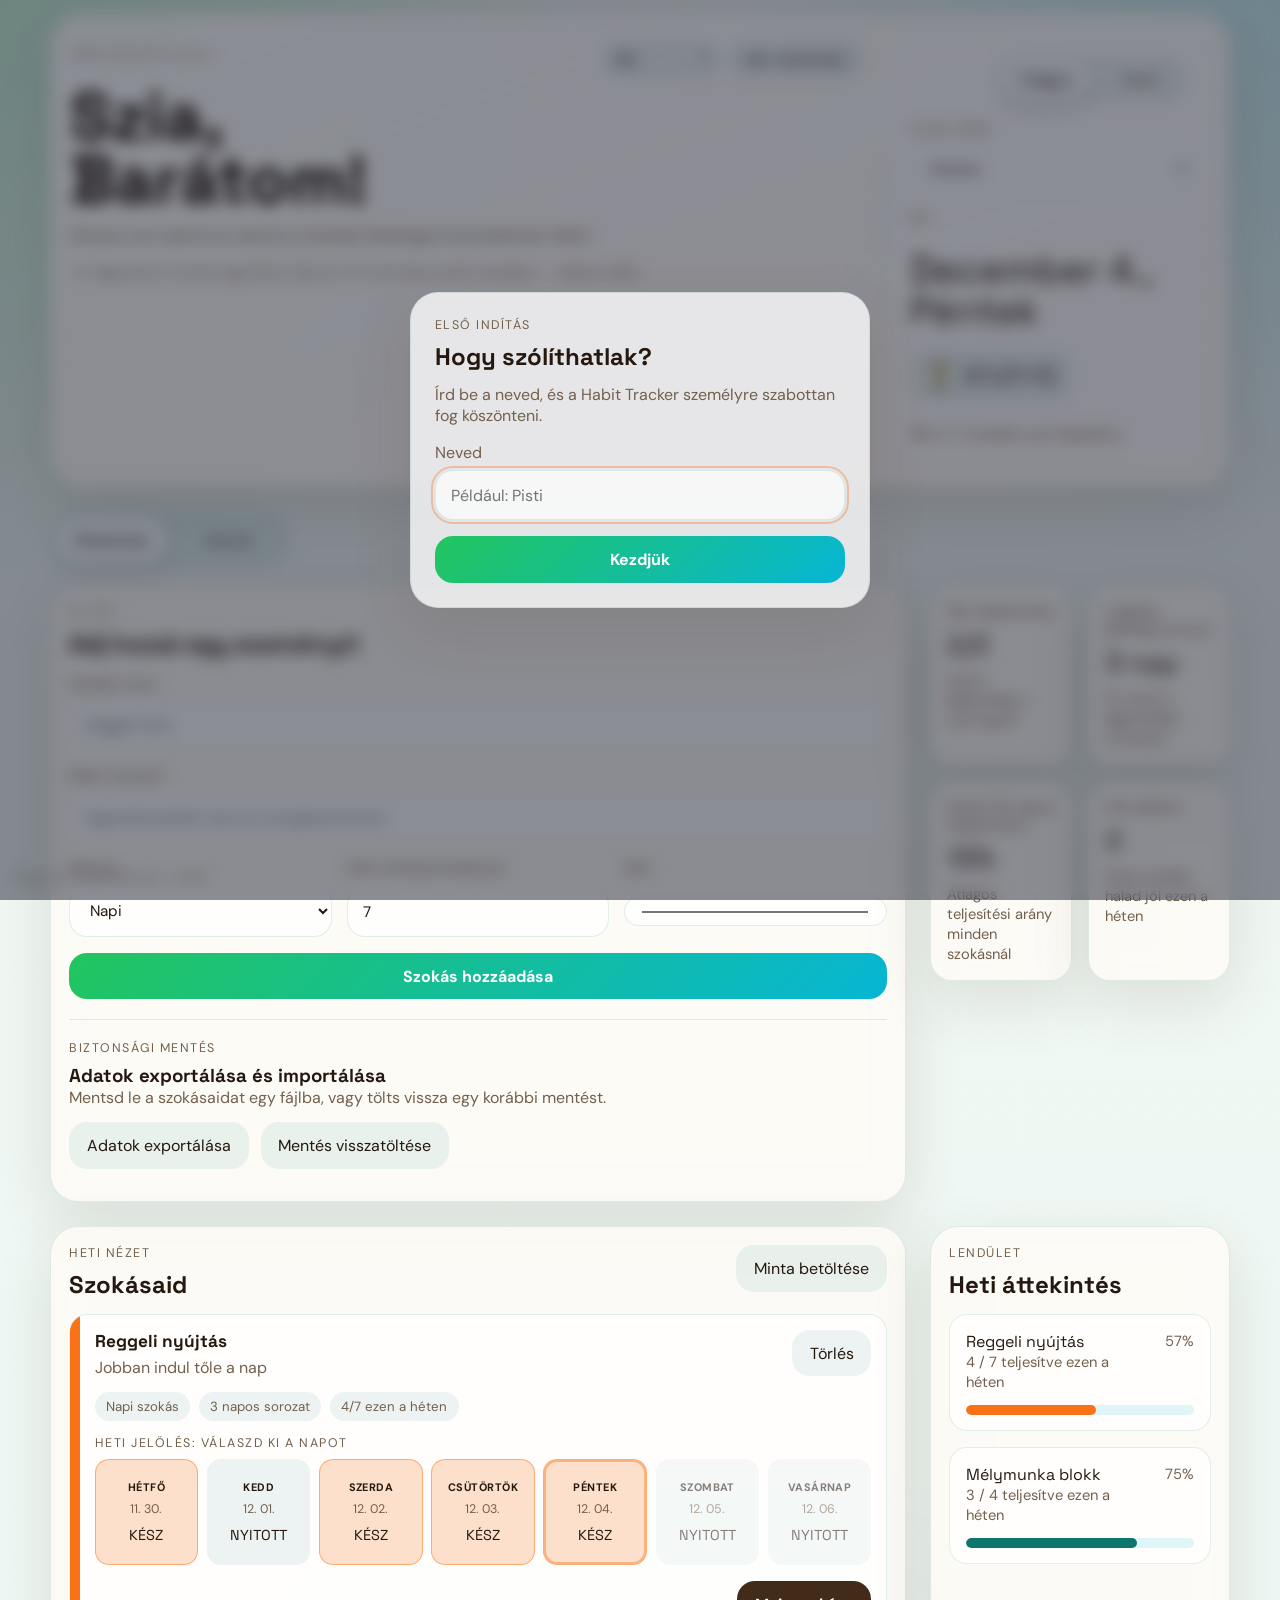
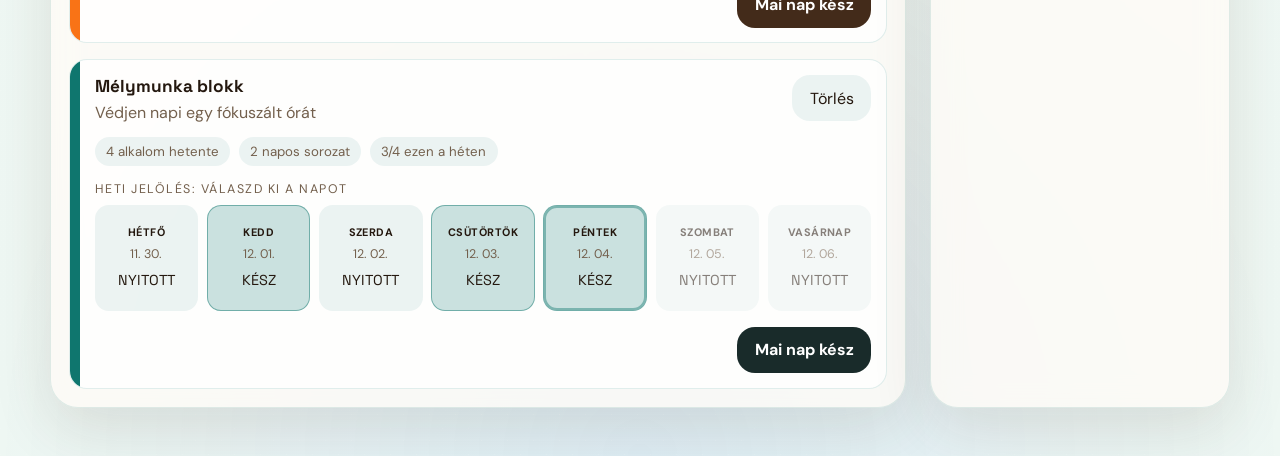
<file: index.html>
<!DOCTYPE html>
<html lang="hu">
<head>
  <meta charset="UTF-8">
  <meta name="viewport" content="width=device-width, initial-scale=1.0">
  <title>Szokáskövető</title>
  <link rel="icon" type="image/svg+xml" href="favicon.svg">
  <link rel="preconnect" href="https://fonts.googleapis.com">
  <link rel="preconnect" href="https://fonts.gstatic.com" crossorigin>
  <link href="https://fonts.googleapis.com/css2?family=Space+Grotesk:wght@400;500;700&family=DM+Sans:wght@400;500;700&display=swap" rel="stylesheet">
  <link rel="stylesheet" href="styles.css">
</head>
<body>
  <div class="page-shell">
    <header class="hero">
      <div class="hero-main">
        <div class="hero-topline">
          <p id="eyebrowLabel" class="eyebrow">Terv követő v0.0.2</p>
          <div class="hero-badges">
            <label class="language-picker" for="languageSelect">
              <select id="languageSelect">
                <option value="hu">HU</option>
                <option value="en">ENG</option>
                <option value="pl">PL</option>
                <option value="de">DE</option>
              </select>
            </label>
            <button id="editProfileButton" class="ghost-button hero-profile-button" type="button">Név módosítása</button>
          </div>
        </div>
        <h1 id="heroGreeting">Szia, Domin!</h1>
        <p id="heroCopy" class="hero-copy">
          Kövesd, ami számít és nézd át a hetedet felesleges bonyodalmak nélkül.
        </p>
        <p class="daily-quote" id="dailyQuote"></p>
      </div>
      <div class="hero-card">
        <div class="theme-switch" role="group" aria-label="Téma választó">
          <button id="lightModeButton" class="theme-button" type="button">Világos</button>
          <button id="darkModeButton" class="theme-button" type="button">Sötét</button>
        </div>
        <div class="scheme-picker">
          <label id="schemeLabel" class="scheme-label" for="schemeSelect">Oldal séma</label>
          <select id="schemeSelect">
            <option value="aurora">Aurora</option>
            <option value="sand">Sand</option>
            <option value="graphite">Graphite</option>
          </select>
        </div>
        <p id="heroDateLabel" class="hero-date-label">Ma</p>
        <p class="hero-date" id="todayLabel"></p>
        <div class="countdown-block">
          <p class="countdown-value" id="midnightCountdown">⏳ 00:00:00</p>
        </div>
        <p class="hero-date-subtle" id="focusSummary"></p>
      </div>
    </header>

    <main>
      <section class="tab-bar" role="tablist" aria-label="Fő nézetek">
        <button id="overviewTabButton" class="tab-button is-active" type="button" role="tab" aria-selected="true">Áttekintés</button>
        <button id="calendarTabButton" class="tab-button" type="button" role="tab" aria-selected="false">Naptár</button>
      </section>

      <section id="overviewView" class="tab-view is-active">
        <div class="layout">
          <section class="panel add-panel">
            <div class="panel-heading">
              <div>
                <p id="addPanelKicker" class="panel-kicker">Új cél</p>
                <h2 id="addPanelTitle">Adj hozzá egy eseményt!</h2>
              </div>
            </div>

            <form id="habitForm" class="habit-form">
              <label>
                <span id="habitNameLabel">Szokás neve</span>
                <input id="habitName" name="habitName" type="text" maxlength="40" placeholder="Reggeli séta" required>
              </label>

              <label>
                <span id="habitReasonLabel">Miért fontos?</span>
                <input id="habitReason" name="habitReason" type="text" maxlength="80" placeholder="Egyenletesebbé teszi az energiaszintemet">
              </label>

              <div class="form-row">
                <label>
                  <span id="habitFrequencyLabel">Ritmus</span>
                  <select id="habitFrequency" name="habitFrequency">
                    <option value="daily">Napi</option>
                    <option value="weekly">Heti</option>
                  </select>
                </label>

                <label id="targetLabel">
                  Heti cél
                  <input id="habitTarget" name="habitTarget" type="number" min="1" max="7" value="1" required>
                </label>

                <label>
                  <span id="habitColorLabel">Szín</span>
                  <input id="habitColor" name="habitColor" type="color" value="#f97316">
                </label>
              </div>

              <button id="habitSubmitButton" class="primary-button" type="submit">Szokás hozzáadása</button>
            </form>

            <div class="backup-tools">
              <div>
                <p id="backupKicker" class="panel-kicker">Biztonsági mentés</p>
                <h3 id="backupTitle">Adatok exportálása és importálása</h3>
                <p id="backupCopy" class="backup-copy">Mentsd le a szokásaidat egy fájlba, vagy tölts vissza egy korábbi mentést.</p>
              </div>
              <div class="backup-actions">
                <button id="exportDataButton" class="ghost-button" type="button">Adatok exportálása</button>
                <button id="importDataButton" class="ghost-button" type="button">Mentés visszatöltése</button>
                <input id="importFileInput" type="file" accept="application/json" hidden>
              </div>
              <p id="backupStatus" class="backup-status" aria-live="polite"></p>
            </div>
          </section>

          <section class="stats-grid" id="statsGrid"></section>

          <section class="panel habits-panel">
            <div class="panel-heading">
              <div>
                <p id="habitsPanelKicker" class="panel-kicker">Heti nézet</p>
                <h2 id="habitsPanelTitle">Szokásaid</h2>
              </div>
              <button id="resetSamplesButton" class="ghost-button" type="button">Minta betöltése</button>
            </div>
            <div id="habitsList" class="habits-list"></div>
          </section>

          <section class="panel insights-panel">
            <div class="panel-heading">
              <div>
                <p id="insightsKicker" class="panel-kicker">Lendület</p>
                <h2 id="insightsTitle">Heti áttekintés</h2>
              </div>
            </div>
            <div id="weeklyOverview" class="weekly-overview"></div>
          </section>
        </div>
      </section>

      <section id="calendarView" class="tab-view">
        <div class="calendar-stack">
          <div class="panel calendar-panel">
            <div class="panel-heading">
              <div>
                <p id="calendarKicker" class="panel-kicker">Naptár</p>
                <h2 id="calendarTitle">Havi nézet</h2>
              </div>
              <div class="calendar-nav">
                <button id="prevMonthButton" class="ghost-button" type="button">Előző</button>
                <button id="nextMonthButton" class="ghost-button" type="button">Következő</button>
              </div>
            </div>
            <div class="calendar-month" id="calendarMonthLabel"></div>
            <div class="calendar-grid calendar-grid-head" id="calendarWeekdays"></div>
            <div class="calendar-grid" id="calendarGrid"></div>
          </div>

          <div class="panel calendar-import-panel">
            <div class="panel-heading">
              <div>
                <p id="calendarImportKicker" class="panel-kicker">Google Naptár</p>
                <h2 id="calendarImportTitle">Naptár importálása</h2>
              </div>
            </div>
            <p id="calendarImportCopy" class="backup-copy">Tölts fel egy Google Naptárból exportált `.ics` fájlt. Az események külön naptári bejegyzésként jelennek meg, és a többnapos programok minden érintett napra átnyúlnak.</p>
            <div class="backup-actions">
              <button id="importCalendarButton" class="ghost-button" type="button">Google Naptár import</button>
            </div>
            <input id="calendarFileInput" type="file" accept=".ics,text/calendar" hidden>
            <p id="calendarStatus" class="backup-status" aria-live="polite"></p>
          </div>

          <div class="panel calendar-import-panel">
            <div class="panel-heading">
              <div>
                <p id="manualEventKicker" class="panel-kicker">Kézi esemény</p>
                <h2 id="manualEventTitle">Program hozzáadása</h2>
              </div>
            </div>
            <form id="calendarEventForm" class="habit-form">
              <label>
                <span id="calendarEventNameLabel">Esemény neve</span>
                <input id="calendarEventName" name="calendarEventName" type="text" maxlength="60" placeholder="Például: Edzés" required>
              </label>

              <div class="form-row">
                <label>
                  <span id="calendarEventStartDateLabel">Kezdőnap</span>
                  <input id="calendarEventStartDate" name="calendarEventStartDate" type="date" required>
                </label>

                <label>
                  <span id="calendarEventEndDateLabel">Zárónap</span>
                  <input id="calendarEventEndDate" name="calendarEventEndDate" type="date" required>
                </label>

                <label>
                  <span id="calendarEventColorLabel">Szín</span>
                  <input id="calendarEventColor" name="calendarEventColor" type="color" value="#2563eb">
                </label>
              </div>

              <label class="checkbox-row">
                <input id="calendarEventAllDay" name="calendarEventAllDay" type="checkbox" checked>
                <span id="calendarEventAllDayLabel">Egész napos esemény</span>
              </label>

              <div class="form-row" id="calendarTimeRow">
                <label>
                  <span id="calendarEventStartTimeLabel">Kezdés</span>
                  <input id="calendarEventStartTime" name="calendarEventStartTime" type="time" value="09:00">
                </label>

                <label>
                  <span id="calendarEventEndTimeLabel">Befejezés</span>
                  <input id="calendarEventEndTime" name="calendarEventEndTime" type="time" value="10:00">
                </label>
              </div>

              <label>
                <span id="calendarEventNotesLabel">Megjegyzés</span>
                <input id="calendarEventNotes" name="calendarEventNotes" type="text" maxlength="120" placeholder="Rövid leírás vagy helyszín">
              </label>

              <div class="backup-actions">
                <button id="calendarEventSubmitButton" class="primary-button" type="submit">Esemény mentése</button>
                <button id="cancelCalendarEditButton" class="ghost-button" type="button" hidden>Szerkesztés megszakítása</button>
              </div>
            </form>
          </div>
        </div>
      </section>
    </main>
  </div>
  <div id="welcomeModal" class="welcome-modal" aria-hidden="true">
    <div class="welcome-card" role="dialog" aria-modal="true" aria-labelledby="welcomeTitle">
      <p id="welcomeKicker" class="panel-kicker">Első indítás</p>
      <h2 id="welcomeTitle">Hogy szólíthatlak?</h2>
      <p id="welcomeCopy" class="welcome-copy">
        Írd be a neved, és a Habit Tracker személyre szabottan fog köszönteni.
      </p>
      <form id="welcomeForm" class="welcome-form">
        <label>
          <span id="welcomeNameLabel">Neved</span>
          <input id="welcomeName" name="welcomeName" type="text" maxlength="32" placeholder="Például: Pisti" required>
        </label>
        <button id="welcomeSubmitButton" class="primary-button" type="submit">Kezdjük</button>
      </form>
    </div>
  </div>

  <div class="site-credit">Made by: Fejes Dominik - 2026</div>

  <div id="calendarEventModal" class="welcome-modal" aria-hidden="true">
    <div class="welcome-card event-modal-card" role="dialog" aria-modal="true" aria-labelledby="calendarEventModalTitle">
      <div class="panel-heading">
        <div>
          <p id="eventModalKicker" class="panel-kicker">Program részletei</p>
          <h2 id="calendarEventModalTitle">Esemény</h2>
        </div>
        <div class="backup-actions">
          <button id="editCalendarEventButton" class="ghost-button" type="button">Szerkesztés</button>
          <button id="deleteCalendarEventButton" class="delete-button" type="button">Törlés</button>
          <button id="closeCalendarEventModalButton" class="ghost-button" type="button">Bezárás</button>
        </div>
      </div>
      <div class="event-modal-details">
        <div class="event-modal-row">
          <span id="eventModalWhenLabel" class="event-modal-label">Mikor</span>
          <strong id="calendarEventModalWhen"></strong>
        </div>
        <div class="event-modal-row">
          <span id="eventModalDurationLabel" class="event-modal-label">Időtartam</span>
          <strong id="calendarEventModalDuration"></strong>
        </div>
        <div class="event-modal-row">
          <span id="eventModalSourceLabel" class="event-modal-label">Forrás</span>
          <strong id="calendarEventModalSource"></strong>
        </div>
        <div class="event-modal-row is-column">
          <span id="eventModalNotesLabel" class="event-modal-label">Megjegyzés</span>
          <p id="calendarEventModalNotes" class="backup-copy"></p>
        </div>
      </div>
    </div>
  </div>

  <template id="habitCardTemplate">
    <article class="habit-card">
      <div class="habit-accent"></div>
      <div class="habit-main">
        <div class="habit-header">
          <div>
            <h3 class="habit-title"></h3>
            <p class="habit-reason"></p>
          </div>
          <button class="delete-button" type="button" aria-label="Szokás törlése">Törlés</button>
        </div>

        <div class="habit-meta">
          <span class="habit-frequency"></span>
          <span class="habit-streak"></span>
          <span class="habit-progress"></span>
        </div>

        <div class="habit-week-label">Heti jelölés: válaszd ki a napot</div>
        <div class="habit-week"></div>

        <div class="habit-actions">
          <button class="toggle-button" type="button"></button>
        </div>
      </div>
    </article>
  </template>

  <script src="app.js"></script>
</body>
</html>
</file>
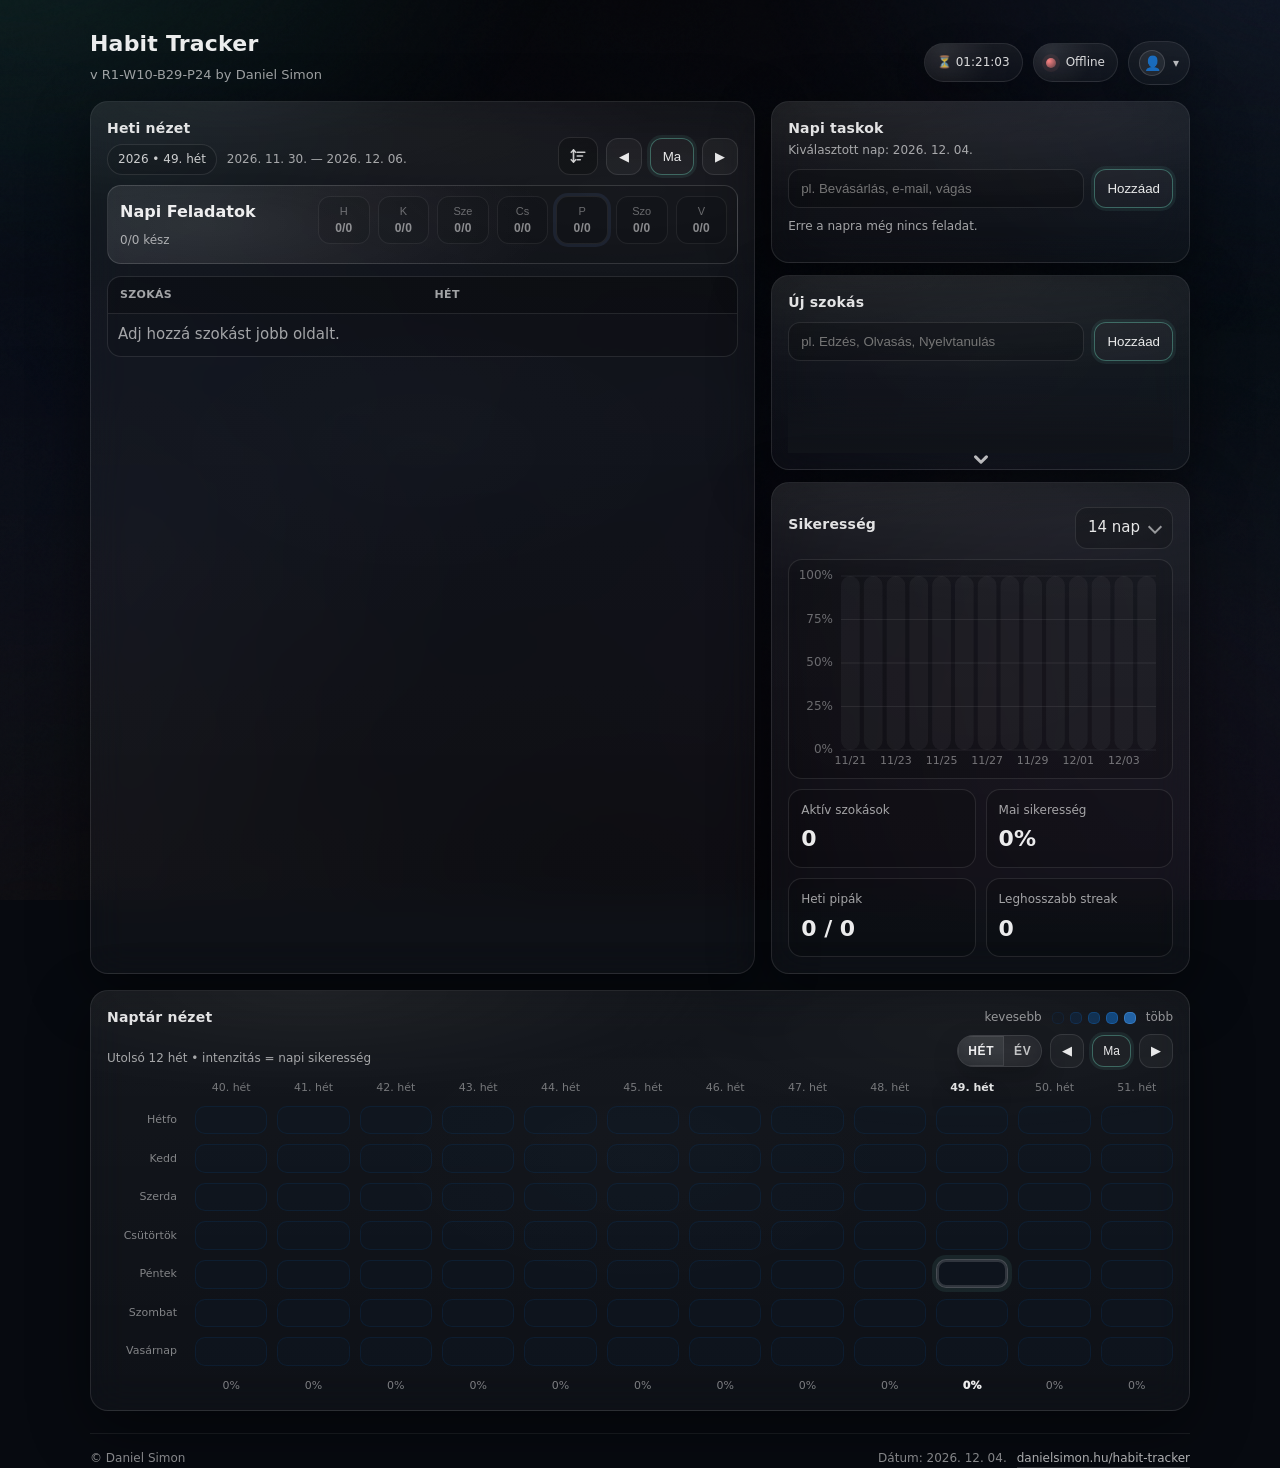
<file: exported-site/habit-tracker-bac41/index.html>
﻿<!doctype html>
<html lang="hu">
<head>
  <meta charset="utf-8" />
  <meta name="viewport" content="width=device-width,initial-scale=1" />
  <title>Habit Tracker</title>

  <link rel="icon"
        type="image/svg+xml"
        href='data:image/svg+xml;utf8,
        <svg xmlns="http://www.w3.org/2000/svg" viewBox="0 0 64 64">
          <defs>
            <linearGradient id="g" x1="0" y1="0" x2="1" y2="1">
              <stop offset="0" stop-color="%237CFFDD"/>
              <stop offset="1" stop-color="%237CA6FF"/>
            </linearGradient>
          </defs>
          <rect x="8" y="8" width="48" height="48" rx="14" fill="%230B1020" stroke="rgba(255,255,255,.18)" />
          <path d="M22 33l7 7 15-18" fill="none" stroke="url(%23g)" stroke-width="6" stroke-linecap="round" stroke-linejoin="round"/>
        </svg>' />

  <link rel="stylesheet" href="styles/main.css" />
</head>

<body>
<script src="js/firebase-config.js"></script>
<script src="js/firebase-bridge.js"></script>

  <div class="bg" aria-hidden="true">
    <div class="aurora"></div>
    <div class="aurora2"></div>
    <div class="grain"></div>
    <div class="grain2"></div>
    <div class="vignette"></div>
  </div>

  <canvas id="confettiCanvas"></canvas>
  <div class="heatTip" id="heatTip"></div>

  <div class="wrap" id="appWrap">
    <header>
      <div class="title">
        <h1>Habit Tracker</h1>
        <div class="sub">v R1-W10-B29-P24 by Daniel Simon</div>
      </div>      <div class="rightHeader">
        <div class="pill" id="countdownPill">&#x23F3; --:--:--</div>

        <div class="pill syncPill" id="syncPill">
          <span class="dot" id="syncDot"></span>
          <span id="todayPillText">Helyi mentés aktív</span>
        </div>

        <div class="accountWrap" id="accountWrap">
          <button class="accountBtn" id="accountBtn" type="button" aria-haspopup="menu" aria-expanded="false" title="Fiók">
            <img id="accountAvatar" alt="Avatar" style="display:none;" />
            <span id="accountFallback">&#128100;</span>
            <span class="accountCaret">&#9662;</span>
          </button>

          <div class="accountMenu" id="accountMenu" aria-hidden="true">
            <div class="small muted" id="authText">Offline mód</div>

            <div class="langSeg" aria-label="Language">
              <button class="langOpt" id="langHU" type="button">HU</button>
              <button class="langOpt" id="langEN" type="button">EN</button>
            </div>

            <div class="accountActions">
              <button class="btn small accent" id="loginBtn" type="button">Google login</button>
              <button class="btn small" id="logoutBtn" type="button" style="display:none;">Kilépés</button>
            </div>

            <div class="accountActions accountTools">
              <button class="btn small backupBtn" id="exportBtn" type="button">Backup</button>
              <button class="btn small" id="importBtn" type="button">Import</button>
              <input id="importFile" type="file" accept="application/json" style="display:none" />
            </div>
          </div>
        </div>
      </div>
    </header>

    <div class="grid">
      <section class="card" data-card>
        <div class="weekbar">
          <div>
            <h2 id="hWeek">Heti nézet</h2>
            <div class="range" id="weekRange">—</div>
          </div>

          <div style="display:flex; gap:8px; align-items:center; flex-wrap:wrap;">
            <div class="ddBtn sortIconBtn" id="weekSortBtn" role="button" tabindex="0" title="Rendezés">
              <svg class="sortIcon" viewBox="0 0 24 24" fill="none" stroke="currentColor" stroke-width="2.2" stroke-linecap="round" stroke-linejoin="round" aria-hidden="true">
                <path d="M6 4v16"></path>
                <path d="M3 7l3-3 3 3"></path>
                <path d="M3 17l3 3 3-3"></path>
                <path d="M11 7h10"></path>
                <path d="M11 12h7"></path>
                <path d="M11 17h4"></path>
              </svg>
            </div>

            <button class="btn" id="prevWeekBtn">&#9664;</button>
            <button class="btn" id="thisWeekBtn">Ma</button>
            <button class="btn" id="nextWeekBtn">&#9654;</button>
          </div>
        </div>

        <div id="dailyWeekSpot"></div>

        <table>
          <thead>
            <tr><th id="thHabit">Szokás</th><th id="thWeek">Hét</th></tr>
          </thead>
          <tbody id="weekBody"></tbody>
        </table>
      </section>

      <aside class="stack">
        <section class="card" data-card id="dailyTasksCard">
          <div class="row">
            <div>
              <h2 id="hDailyTasks">Napi taskok</h2>
              <div class="small muted taskPanelDate" id="taskDayLabel">—</div>
            </div>
          </div>

          <div class="carryBox" id="carryBox" style="display:none;">
            <div class="carryText" id="carryText">—</div>
            <div class="carryActions">
              <button class="btn small accent" id="carryAllBtn" type="button">Áthozás</button>
              <button class="btn small" id="carryDismissBtn" type="button">Most nem</button>
            </div>
          </div>

          <form id="taskForm" class="inputrow">
            <input id="taskInput" type="text" placeholder="pl. Bevásárlás, e-mail, vágás" maxlength="80" />
            <button class="btn accent" id="taskAddBtn" type="submit">Hozzáad</button>
          </form>

          <div class="small muted emptyNote" id="taskEmpty">Erre a napra még nincs feladat.</div>
          <div class="taskList" id="taskList"></div>
        </section>


        <section class="card" data-card>
          <div class="row">
            <h2 id="hNewHabit">Új szokás</h2>
          </div>

          <form id="addForm" class="inputrow">
            <input id="habitInput" type="text" placeholder="pl. Edzés, Olvasás, Nyelvtanulás" maxlength="50" />
            <button class="btn accent" id="addBtn" type="submit">Hozzáad</button>
          </form>

          <div class="habitListWrap collapsed" id="habitListWrap">
            <div class="habitlist" id="habitList"></div>
            <div class="habitFade" aria-hidden="true"></div>
          </div>
          <div class="habitCollapseDock">
            <button class="habitCollapseBtn" id="habitPanelToggle" type="button" aria-expanded="false" aria-controls="habitListWrap" title="Lenyitás">
              <svg viewBox="0 0 24 24" aria-hidden="true">
                <path d="M7 10l5 5 5-5"></path>
              </svg>
            </button>
          </div>
        </section>

        <section class="card" data-card>
          <div class="row">
            <h2 id="hSuccess">Sikeresség</h2>
            <div class="chartTop">
              <div class="small muted" id="chartHint"></div>
              <div class="ddBtn" id="rangeBtn" role="button" tabindex="0">
                <span id="rangeLabel">14 nap</span>
                <span class="ddCaret"></span>
              </div>
            </div>
          </div>

          <canvas class="chart" id="successChart" width="900" height="380"></canvas>

          <div class="stats">
            <div class="stat">
              <div class="k" id="kHabits">Aktív szokások</div>
              <div class="v" id="statHabits">0</div>
            </div>
            <div class="stat" id="statTodayCard">
              <div class="k" id="kToday">Mai sikeresség</div>
              <div class="v" id="statTodayPct">0%</div>
            </div>
            <div class="stat">
              <div class="k" id="kWeekChecks">Heti pipák</div>
              <div class="v" id="statWeekChecks">0 / 0</div>
            </div>
            <div class="stat">
              <div class="k" id="kBestStreak">Leghosszabb streak</div>
              <div class="v" id="statBestStreak">0</div>
            </div>
          </div>
        </section>
      </aside>
    </div>

    <section class="card" data-card style="margin-top:16px; margin-bottom:22px;">
      <div class="row">
        <h2 id="hCalendar">Naptár nézet</h2>
        <div class="heatLegend">
          <span id="lessLbl">kevesebb</span>
          <span class="legendDots">
            <span class="legendDot" id="leg0"></span>
            <span class="legendDot" id="leg1"></span>
            <span class="legendDot" id="leg2"></span>
            <span class="legendDot" id="leg3"></span>
            <span class="legendDot" id="leg4"></span>
          </span>
          <span id="moreLbl">több</span>
        </div>
      </div>

      <div class="heatHeader">
        <div class="small muted" id="heatSub">Utolsó 12 hét • intenzitás = napi sikeresség</div>
        <div class="heatNav">
          <div class="viewSeg" aria-label="Calendar view">
            <button class="viewOpt" id="viewWeek" type="button">HÉT</button>
            <button class="viewOpt" id="viewYear" type="button">ÉV</button>
          </div>
          <button class="btn icon" id="heatPrev" title="Korábbi hetek">&#9664;</button>
          <button class="btn small" id="heatNowBtn" type="button">Ma</button>
          <button class="btn icon" id="heatNext" title="Közelebbi hetek">&#9654;</button>
        </div>
      </div>

      <div id="weekHeatWrap">
        <div class="heatXWrap">
          <div></div>
          <div class="heatX" id="heatX"></div>
        </div>

        <div class="heatWrap">
          <div class="heatY" id="heatY"></div>
          <div class="heatGrid" id="heatGrid"></div>
        </div>

        <div class="heatPct">
          <div></div>
          <div class="pctGrid" id="heatPct"></div>
        </div>
      </div>

      <div class="yearWrap" id="yearWrap" style="display:none">
        <div class="yearGrid" id="yearGrid"></div>
      </div>
    </section>

    <footer class="footer">
      <div id="footerLeft">© Daniel Simon</div>
      <div style="display:flex; gap:10px; align-items:center; flex-wrap:wrap;">
        <div id="footerDate">—</div>
        <a href="https://danielsimon.hu/habit-tracker" target="_blank" rel="noopener">danielsimon.hu/habit-tracker</a>
      </div>
    </footer>
  </div>

  <div class="floatingMenu" id="paletteMenu" aria-hidden="true">
    <div class="menuHead">
      <div class="menuTitle" id="palTitle">Szín paletta</div>
      <button class="menuClose" id="palClose" type="button">Bezár</button>
    </div>
    <div id="paletteBody"></div>
  </div>

  <div class="ddMenuFixed" id="rangeMenu" aria-hidden="true" style="width:170px">
    <div class="ddItem" data-value="7" id="r7">7 nap</div>
    <div class="ddItem active" data-value="14" id="r14">14 nap</div>
    <div class="ddItem" data-value="30" id="r30">30 nap</div>
  </div>

  <div class="ddMenuFixed" id="weekSortMenu" aria-hidden="true" style="width:240px">
    <div class="ddItem active" data-value="created" id="sCreated">Létrehozás</div>
    <div class="ddItem" data-value="abc" id="sAbc">ABC</div>
    <div class="ddItem" data-value="streak" id="sStreak">Leghosszabb streak</div>
    <div class="ddItem" data-value="week" id="sWeek">Heti pipák</div>
  </div>

<script src="js/app.js"></script>
</body>
</html>
</file>
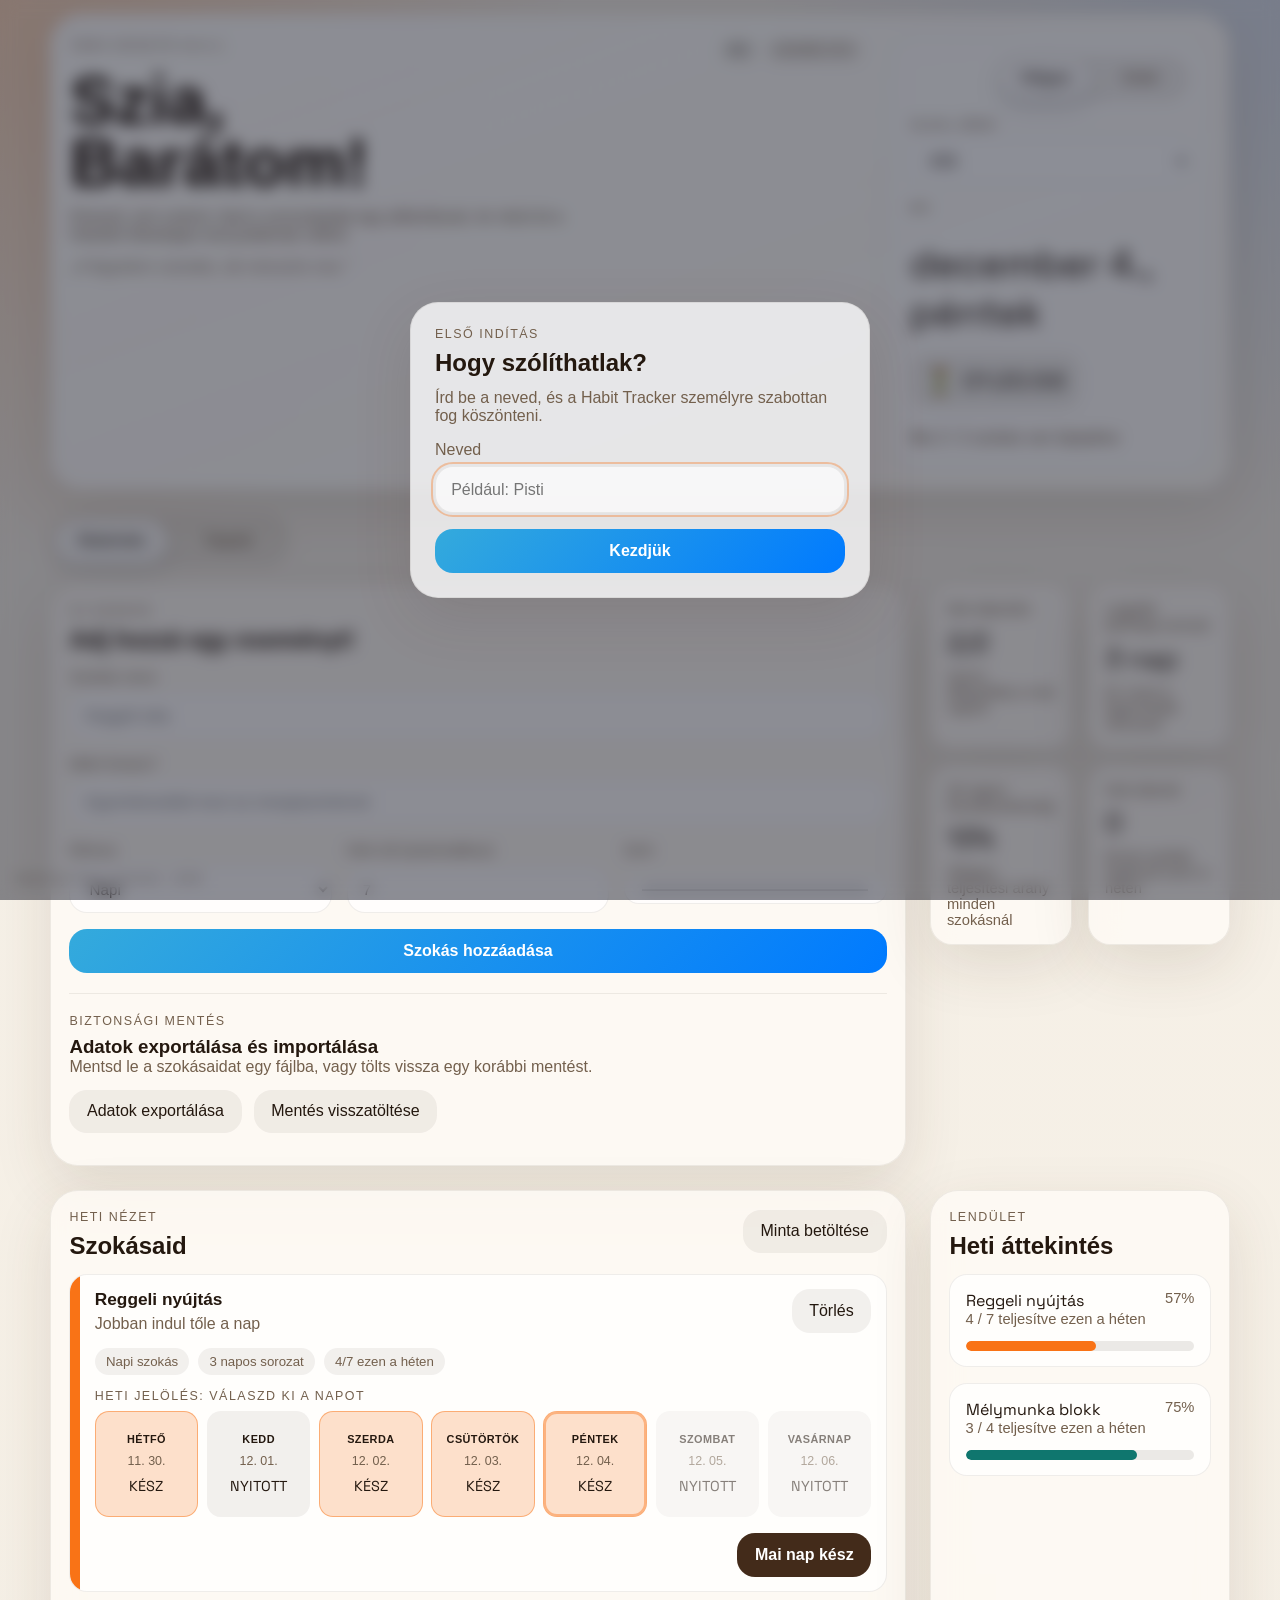
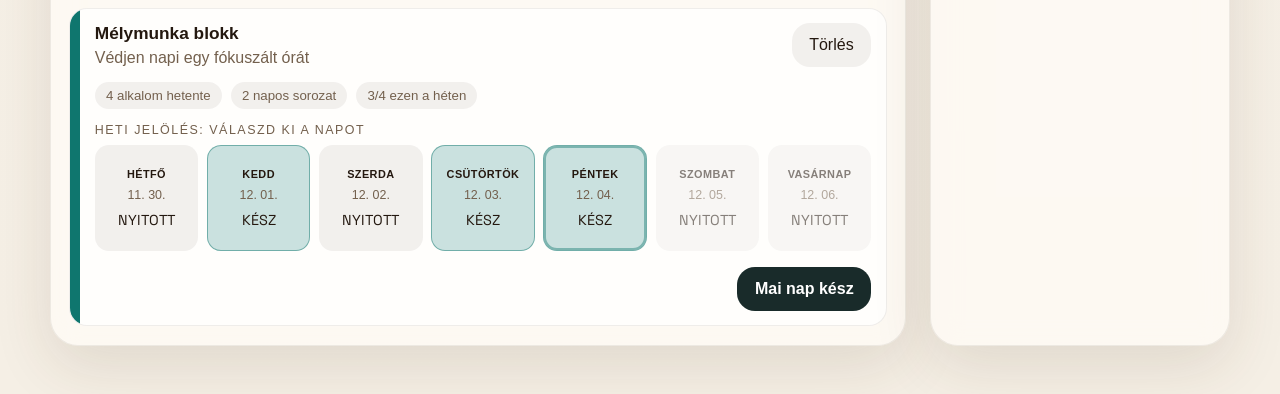
<file: HabitTrackerDesktop/bin/Release/net10.0-windows/WebApp/index.html>
<!DOCTYPE html>
<html lang="hu">
<head>
  <meta charset="UTF-8">
  <meta name="viewport" content="width=device-width, initial-scale=1.0">
  <title>Szokáskövető</title>
  <link rel="icon" type="image/svg+xml" href="favicon.svg">
  <link rel="preconnect" href="https://fonts.googleapis.com">
  <link rel="preconnect" href="https://fonts.gstatic.com" crossorigin>
  <link href="https://fonts.googleapis.com/css2?family=Space+Grotesk:wght@400;500;700&family=DM+Sans:wght@400;500;700&display=swap" rel="stylesheet">
  <link rel="stylesheet" href="styles.css">
</head>
<body>
  <div class="page-shell">
    <header class="hero">
      <div class="hero-main">
        <div class="hero-topline">
          <p class="eyebrow">Terv követő v0.0.1</p>
          <div class="hero-badges">
            <span class="hero-badge">HU</span>
            <span class="hero-badge is-muted">Személyes</span>
          </div>
        </div>
        <h1 id="heroGreeting">Szia, Domin! Üdv a Habit Tracker appban.</h1>
        <p class="hero-copy">
          Kövesd, ami számít, lásd a sorozataidat egy pillantással, és nézd át a hetedet felesleges bonyodalmak nélkül.
        </p>
        <p class="daily-quote" id="dailyQuote"></p>
      </div>
      <div class="hero-card">
        <div class="theme-switch" role="group" aria-label="Téma választó">
          <button id="lightModeButton" class="theme-button" type="button">Világos</button>
          <button id="darkModeButton" class="theme-button" type="button">Sötét</button>
        </div>
        <div class="scheme-picker">
          <label class="scheme-label" for="schemeSelect">Oldal séma</label>
          <select id="schemeSelect">
            <option value="ios">iOS</option>
            <option value="winxp">WIN XP</option>
            <option value="linux">LINUX</option>
          </select>
        </div>
        <p class="hero-date-label">Ma</p>
        <p class="hero-date" id="todayLabel"></p>
        <div class="countdown-block">
          <p class="countdown-value" id="midnightCountdown">⏳00:00:00</p>
        </div>
        <p class="hero-date-subtle" id="focusSummary"></p>
      </div>
    </header>

    <main>
      <section class="tab-bar" role="tablist" aria-label="Fő nézetek">
        <button id="overviewTabButton" class="tab-button is-active" type="button" role="tab" aria-selected="true">Áttekintés</button>
        <button id="calendarTabButton" class="tab-button" type="button" role="tab" aria-selected="false">Naptár</button>
      </section>

      <section id="overviewView" class="tab-view is-active">
        <div class="layout">
          <section class="panel add-panel">
        <div class="panel-heading">
          <div>
            <p class="panel-kicker">Új szokás</p>
            <h2>Adj hozzá egy eseményt!</h2>
          </div>
        </div>

        <form id="habitForm" class="habit-form">
          <label>
            Szokás neve
            <input id="habitName" name="habitName" type="text" maxlength="40" placeholder="Reggeli séta" required>
          </label>

          <label>
            Miért fontos?
            <input id="habitReason" name="habitReason" type="text" maxlength="80" placeholder="Egyenletesebbé teszi az energiaszintemet">
          </label>

          <div class="form-row">
            <label>
              Ritmus
              <select id="habitFrequency" name="habitFrequency">
                <option value="daily">Napi</option>
                <option value="weekly">Heti</option>
              </select>
            </label>

            <label id="targetLabel">
              Heti cél
              <input id="habitTarget" name="habitTarget" type="number" min="1" max="7" value="1" required>
            </label>

            <label>
              Szín
              <input id="habitColor" name="habitColor" type="color" value="#f97316">
            </label>
          </div>

          <button class="primary-button" type="submit">Szokás hozzáadása</button>
        </form>

        <div class="backup-tools">
          <div>
            <p class="panel-kicker">Biztonsági mentés</p>
            <h3>Adatok exportálása és importálása</h3>
            <p class="backup-copy">Mentsd le a szokásaidat egy fájlba, vagy tölts vissza egy korábbi mentést.</p>
          </div>
          <div class="backup-actions">
            <button id="exportDataButton" class="ghost-button" type="button">Adatok exportálása</button>
            <button id="importDataButton" class="ghost-button" type="button">Mentés visszatöltése</button>
            <input id="importFileInput" type="file" accept="application/json" hidden>
          </div>
          <p id="backupStatus" class="backup-status" aria-live="polite"></p>
        </div>

          </section>

          <section class="stats-grid" id="statsGrid"></section>

          <section class="panel habits-panel">
        <div class="panel-heading">
          <div>
            <p class="panel-kicker">Heti nézet</p>
            <h2>Szokásaid</h2>
          </div>
          <button id="resetSamplesButton" class="ghost-button" type="button">Minta betöltése</button>
        </div>
        <div id="habitsList" class="habits-list"></div>
          </section>

          <section class="panel insights-panel">
        <div class="panel-heading">
          <div>
            <p class="panel-kicker">Lendület</p>
            <h2>Heti áttekintés</h2>
          </div>
        </div>
        <div id="weeklyOverview" class="weekly-overview"></div>
          </section>
        </div>
      </section>

      <section id="calendarView" class="tab-view">
        <div class="calendar-stack">
          <div class="panel calendar-panel">
          <div class="panel-heading">
            <div>
              <p class="panel-kicker">Naptár</p>
              <h2>Havi nézet</h2>
            </div>
            <div class="calendar-nav">
              <button id="prevMonthButton" class="ghost-button" type="button">Előző</button>
              <button id="nextMonthButton" class="ghost-button" type="button">Következő</button>
            </div>
          </div>
          <div class="calendar-month" id="calendarMonthLabel"></div>
          <div class="calendar-grid calendar-grid-head" id="calendarWeekdays"></div>
          <div class="calendar-grid" id="calendarGrid"></div>
          </div>

          <div class="panel calendar-import-panel">
            <div class="panel-heading">
              <div>
                <p class="panel-kicker">Google Naptár</p>
                <h2>Naptár importálása</h2>
              </div>
            </div>
            <p class="backup-copy">Tölts fel egy Google Naptárból exportált `.ics` fájlt. Az események külön naptári bejegyzésként jelennek meg, és a többnapos programok minden érintett napra átnyúlnak.</p>
            <div class="backup-actions">
              <button id="importCalendarButton" class="ghost-button" type="button">Google Naptár import</button>
            </div>
            <input id="calendarFileInput" type="file" accept=".ics,text/calendar" hidden>
            <p id="calendarStatus" class="backup-status" aria-live="polite"></p>
          </div>
        </div>
      </section>
    </main>
  </div>

  <div id="welcomeModal" class="welcome-modal" aria-hidden="true">
    <div class="welcome-card" role="dialog" aria-modal="true" aria-labelledby="welcomeTitle">
      <p class="panel-kicker">Első indítás</p>
      <h2 id="welcomeTitle">Hogy szólíthatlak?</h2>
      <p class="welcome-copy">
        Írd be a neved, és a Habit Tracker személyre szabottan fog köszönteni.
      </p>
      <form id="welcomeForm" class="welcome-form">
        <label>
          Neved
          <input id="welcomeName" name="welcomeName" type="text" maxlength="32" placeholder="Például: Pisti" required>
        </label>
        <button class="primary-button" type="submit">Kezdjük</button>
      </form>
    </div>
  </div>

  <div class="site-credit">Made by: Fejes Dominik - 2026</div>

  <template id="habitCardTemplate">
    <article class="habit-card">
      <div class="habit-accent"></div>
      <div class="habit-main">
        <div class="habit-header">
          <div>
            <h3 class="habit-title"></h3>
            <p class="habit-reason"></p>
          </div>
          <button class="delete-button" type="button" aria-label="Szokás törlése">Törlés</button>
        </div>

        <div class="habit-meta">
          <span class="habit-frequency"></span>
          <span class="habit-streak"></span>
          <span class="habit-progress"></span>
        </div>

        <div class="habit-week-label">Heti jelölés: válaszd ki a napot</div>
        <div class="habit-week"></div>

        <div class="habit-actions">
          <button class="toggle-button" type="button"></button>
        </div>
      </div>
    </article>
  </template>

  <script src="app.js"></script>
</body>
</html>
</file>
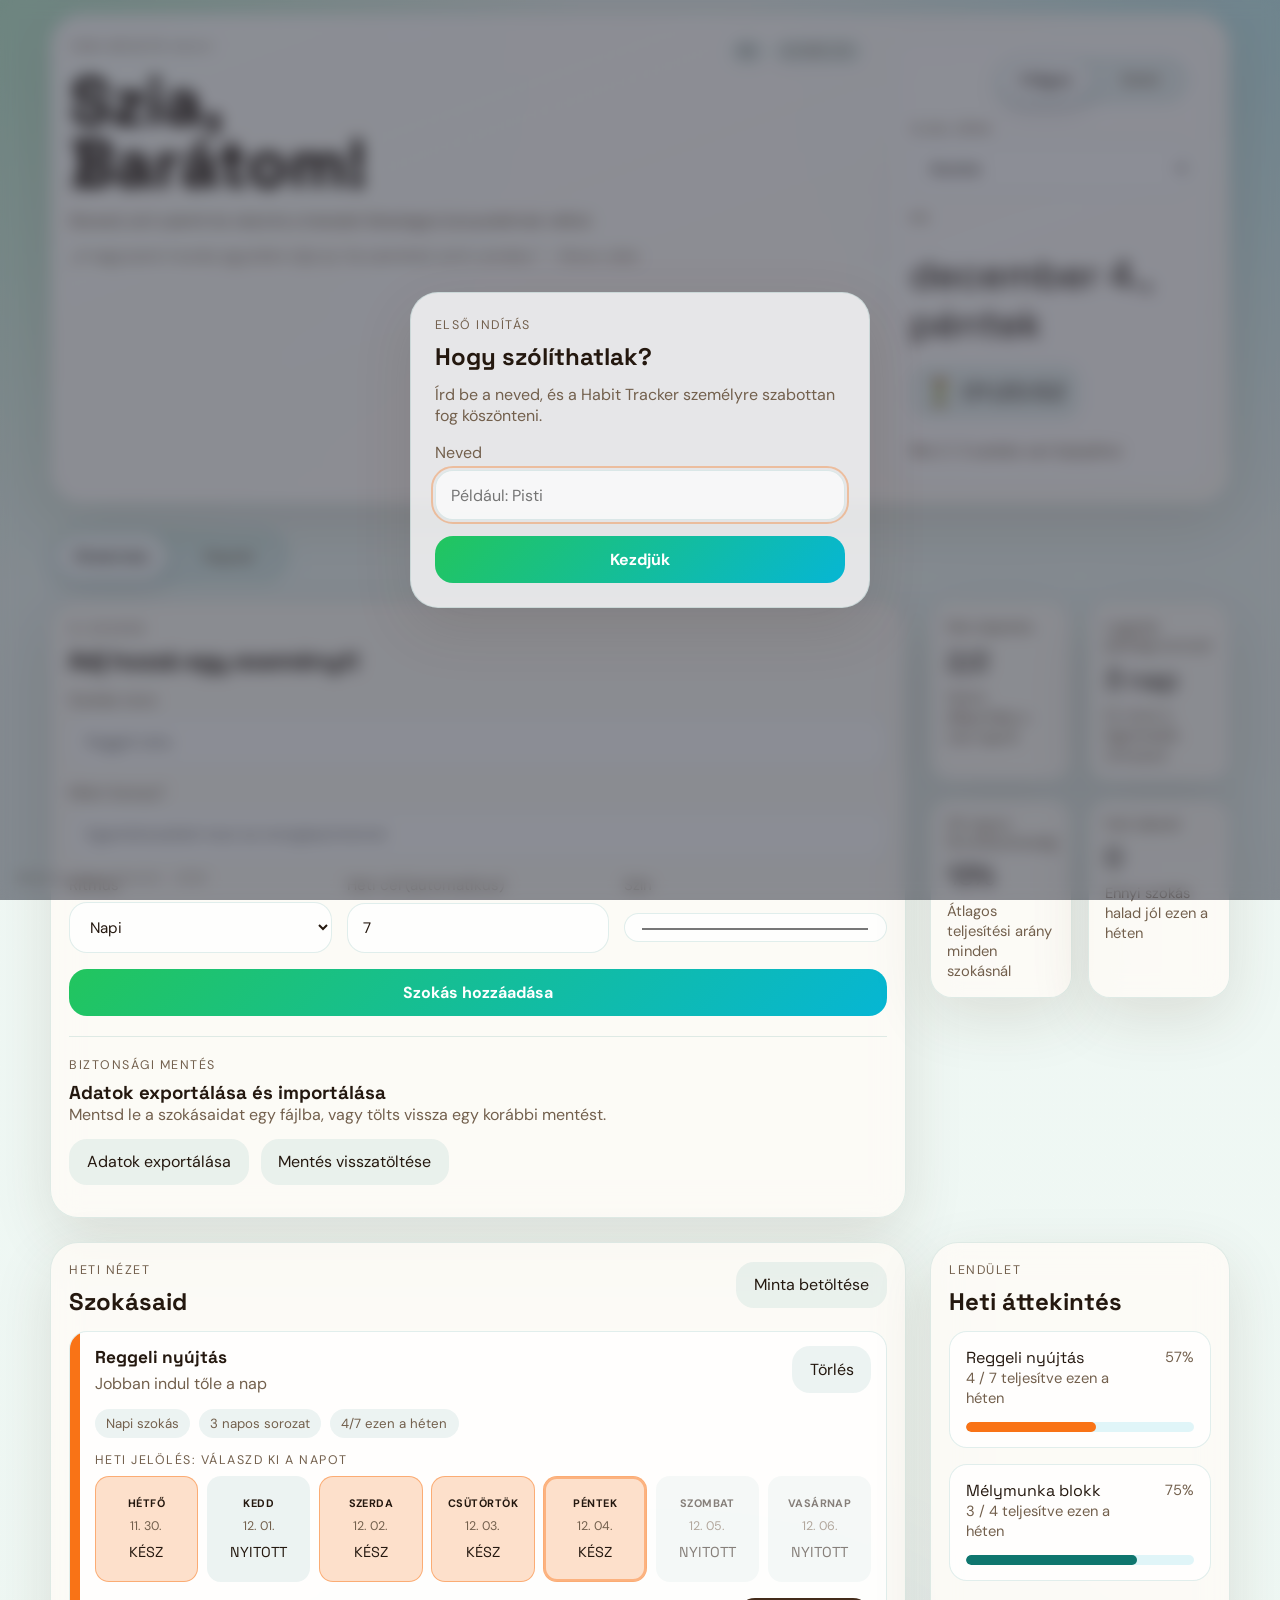
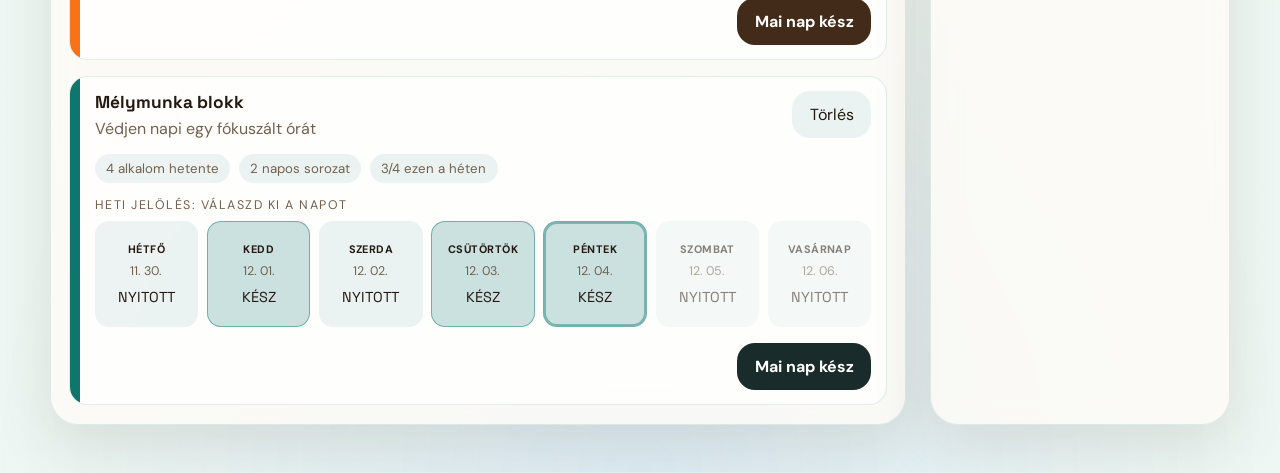
<file: HabitTrackerDesktop/bin/Release/net10.0-windows/win-x64/publish/WebApp/index.html>
<!DOCTYPE html>
<html lang="hu">
<head>
  <meta charset="UTF-8">
  <meta name="viewport" content="width=device-width, initial-scale=1.0">
  <title>Szokáskövető</title>
  <link rel="icon" type="image/svg+xml" href="favicon.svg">
  <link rel="preconnect" href="https://fonts.googleapis.com">
  <link rel="preconnect" href="https://fonts.gstatic.com" crossorigin>
  <link href="https://fonts.googleapis.com/css2?family=Space+Grotesk:wght@400;500;700&family=DM+Sans:wght@400;500;700&display=swap" rel="stylesheet">
  <link rel="stylesheet" href="styles.css">
</head>
<body>
  <div class="page-shell">
    <header class="hero">
      <div class="hero-main">
        <div class="hero-topline">
          <p class="eyebrow">Terv követő v0.0.1</p>
          <div class="hero-badges">
            <span class="hero-badge">HU</span>
            <span class="hero-badge is-muted">Személyes</span>
          </div>
        </div>
        <h1 id="heroGreeting">Szia, Domin!</h1>
        <p class="hero-copy">
          Kövesd, ami számít és nézd át a hetedet felesleges bonyodalmak nélkül.
        </p>
        <p class="daily-quote" id="dailyQuote"></p>
      </div>
      <div class="hero-card">
        <div class="theme-switch" role="group" aria-label="Téma választó">
          <button id="lightModeButton" class="theme-button" type="button">Világos</button>
          <button id="darkModeButton" class="theme-button" type="button">Sötét</button>
        </div>
        <div class="scheme-picker">
          <label class="scheme-label" for="schemeSelect">Oldal séma</label>
          <select id="schemeSelect">
            <option value="aurora">Aurora</option>
            <option value="sand">Sand</option>
            <option value="graphite">Graphite</option>
          </select>
        </div>
        <p class="hero-date-label">Ma</p>
        <p class="hero-date" id="todayLabel"></p>
        <div class="countdown-block">
          <p class="countdown-value" id="midnightCountdown">⏳ 00:00:00</p>
        </div>
        <p class="hero-date-subtle" id="focusSummary"></p>
      </div>
    </header>

    <main>
      <section class="tab-bar" role="tablist" aria-label="Fő nézetek">
        <button id="overviewTabButton" class="tab-button is-active" type="button" role="tab" aria-selected="true">Áttekintés</button>
        <button id="calendarTabButton" class="tab-button" type="button" role="tab" aria-selected="false">Naptár</button>
      </section>

      <section id="overviewView" class="tab-view is-active">
        <div class="layout">
          <section class="panel add-panel">
            <div class="panel-heading">
              <div>
                <p class="panel-kicker">Új szokás</p>
                <h2>Adj hozzá egy eseményt!</h2>
              </div>
            </div>

            <form id="habitForm" class="habit-form">
              <label>
                Szokás neve
                <input id="habitName" name="habitName" type="text" maxlength="40" placeholder="Reggeli séta" required>
              </label>

              <label>
                Miért fontos?
                <input id="habitReason" name="habitReason" type="text" maxlength="80" placeholder="Egyenletesebbé teszi az energiaszintemet">
              </label>

              <div class="form-row">
                <label>
                  Ritmus
                  <select id="habitFrequency" name="habitFrequency">
                    <option value="daily">Napi</option>
                    <option value="weekly">Heti</option>
                  </select>
                </label>

                <label id="targetLabel">
                  Heti cél
                  <input id="habitTarget" name="habitTarget" type="number" min="1" max="7" value="1" required>
                </label>

                <label>
                  Szín
                  <input id="habitColor" name="habitColor" type="color" value="#f97316">
                </label>
              </div>

              <button class="primary-button" type="submit">Szokás hozzáadása</button>
            </form>

            <div class="backup-tools">
              <div>
                <p class="panel-kicker">Biztonsági mentés</p>
                <h3>Adatok exportálása és importálása</h3>
                <p class="backup-copy">Mentsd le a szokásaidat egy fájlba, vagy tölts vissza egy korábbi mentést.</p>
              </div>
              <div class="backup-actions">
                <button id="exportDataButton" class="ghost-button" type="button">Adatok exportálása</button>
                <button id="importDataButton" class="ghost-button" type="button">Mentés visszatöltése</button>
                <input id="importFileInput" type="file" accept="application/json" hidden>
              </div>
              <p id="backupStatus" class="backup-status" aria-live="polite"></p>
            </div>
          </section>

          <section class="stats-grid" id="statsGrid"></section>

          <section class="panel habits-panel">
            <div class="panel-heading">
              <div>
                <p class="panel-kicker">Heti nézet</p>
                <h2>Szokásaid</h2>
              </div>
              <button id="resetSamplesButton" class="ghost-button" type="button">Minta betöltése</button>
            </div>
            <div id="habitsList" class="habits-list"></div>
          </section>

          <section class="panel insights-panel">
            <div class="panel-heading">
              <div>
                <p class="panel-kicker">Lendület</p>
                <h2>Heti áttekintés</h2>
              </div>
            </div>
            <div id="weeklyOverview" class="weekly-overview"></div>
          </section>
        </div>
      </section>

      <section id="calendarView" class="tab-view">
        <div class="calendar-stack">
          <div class="panel calendar-panel">
            <div class="panel-heading">
              <div>
                <p class="panel-kicker">Naptár</p>
                <h2>Havi nézet</h2>
              </div>
              <div class="calendar-nav">
                <button id="prevMonthButton" class="ghost-button" type="button">Előző</button>
                <button id="nextMonthButton" class="ghost-button" type="button">Következő</button>
              </div>
            </div>
            <div class="calendar-month" id="calendarMonthLabel"></div>
            <div class="calendar-grid calendar-grid-head" id="calendarWeekdays"></div>
            <div class="calendar-grid" id="calendarGrid"></div>
          </div>

          <div class="panel calendar-import-panel">
            <div class="panel-heading">
              <div>
                <p class="panel-kicker">Google Naptár</p>
                <h2>Naptár importálása</h2>
              </div>
            </div>
            <p class="backup-copy">Tölts fel egy Google Naptárból exportált `.ics` fájlt. Az események külön naptári bejegyzésként jelennek meg, és a többnapos programok minden érintett napra átnyúlnak.</p>
            <div class="backup-actions">
              <button id="importCalendarButton" class="ghost-button" type="button">Google Naptár import</button>
            </div>
            <input id="calendarFileInput" type="file" accept=".ics,text/calendar" hidden>
            <p id="calendarStatus" class="backup-status" aria-live="polite"></p>
          </div>

          <div class="panel calendar-import-panel">
            <div class="panel-heading">
              <div>
                <p class="panel-kicker">Kézi esemény</p>
                <h2>Program hozzáadása</h2>
              </div>
            </div>
            <form id="calendarEventForm" class="habit-form">
              <label>
                Esemény neve
                <input id="calendarEventName" name="calendarEventName" type="text" maxlength="60" placeholder="Például: Edzés" required>
              </label>

              <div class="form-row">
                <label>
                  Kezdőnap
                  <input id="calendarEventStartDate" name="calendarEventStartDate" type="date" required>
                </label>

                <label>
                  Zárónap
                  <input id="calendarEventEndDate" name="calendarEventEndDate" type="date" required>
                </label>

                <label>
                  Szín
                  <input id="calendarEventColor" name="calendarEventColor" type="color" value="#2563eb">
                </label>
              </div>

              <label class="checkbox-row">
                <input id="calendarEventAllDay" name="calendarEventAllDay" type="checkbox" checked>
                Egész napos esemény
              </label>

              <div class="form-row" id="calendarTimeRow">
                <label>
                  Kezdés
                  <input id="calendarEventStartTime" name="calendarEventStartTime" type="time" value="09:00">
                </label>

                <label>
                  Befejezés
                  <input id="calendarEventEndTime" name="calendarEventEndTime" type="time" value="10:00">
                </label>
              </div>

              <label>
                Megjegyzés
                <input id="calendarEventNotes" name="calendarEventNotes" type="text" maxlength="120" placeholder="Rövid leírás vagy helyszín">
              </label>

              <button class="primary-button" type="submit">Esemény mentése</button>
            </form>
          </div>
        </div>
      </section>
    </main>
  </div>

  <div id="welcomeModal" class="welcome-modal" aria-hidden="true">
    <div class="welcome-card" role="dialog" aria-modal="true" aria-labelledby="welcomeTitle">
      <p class="panel-kicker">Első indítás</p>
      <h2 id="welcomeTitle">Hogy szólíthatlak?</h2>
      <p class="welcome-copy">
        Írd be a neved, és a Habit Tracker személyre szabottan fog köszönteni.
      </p>
      <form id="welcomeForm" class="welcome-form">
        <label>
          Neved
          <input id="welcomeName" name="welcomeName" type="text" maxlength="32" placeholder="Például: Pisti" required>
        </label>
        <button class="primary-button" type="submit">Kezdjük</button>
      </form>
    </div>
  </div>

  <div class="site-credit">Made by: Fejes Dominik - 2026</div>

  <div id="calendarEventModal" class="welcome-modal" aria-hidden="true">
    <div class="welcome-card event-modal-card" role="dialog" aria-modal="true" aria-labelledby="calendarEventModalTitle">
      <div class="panel-heading">
        <div>
          <p class="panel-kicker">Program részletei</p>
          <h2 id="calendarEventModalTitle">Esemény</h2>
        </div>
        <div class="backup-actions">
          <button id="deleteCalendarEventButton" class="delete-button" type="button">Törlés</button>
          <button id="closeCalendarEventModalButton" class="ghost-button" type="button">Bezárás</button>
        </div>
      </div>
      <div class="event-modal-details">
        <div class="event-modal-row">
          <span class="event-modal-label">Mikor</span>
          <strong id="calendarEventModalWhen"></strong>
        </div>
        <div class="event-modal-row">
          <span class="event-modal-label">Időtartam</span>
          <strong id="calendarEventModalDuration"></strong>
        </div>
        <div class="event-modal-row">
          <span class="event-modal-label">Forrás</span>
          <strong id="calendarEventModalSource"></strong>
        </div>
        <div class="event-modal-row is-column">
          <span class="event-modal-label">Megjegyzés</span>
          <p id="calendarEventModalNotes" class="backup-copy"></p>
        </div>
      </div>
    </div>
  </div>

  <template id="habitCardTemplate">
    <article class="habit-card">
      <div class="habit-accent"></div>
      <div class="habit-main">
        <div class="habit-header">
          <div>
            <h3 class="habit-title"></h3>
            <p class="habit-reason"></p>
          </div>
          <button class="delete-button" type="button" aria-label="Szokás törlése">Törlés</button>
        </div>

        <div class="habit-meta">
          <span class="habit-frequency"></span>
          <span class="habit-streak"></span>
          <span class="habit-progress"></span>
        </div>

        <div class="habit-week-label">Heti jelölés: válaszd ki a napot</div>
        <div class="habit-week"></div>

        <div class="habit-actions">
          <button class="toggle-button" type="button"></button>
        </div>
      </div>
    </article>
  </template>

  <script src="app.js"></script>
</body>
</html>
</file>
<file: styles.css>
:root {
  --ui-font: "DM Sans", sans-serif;
  --heading-font: "Space Grotesk", sans-serif;
  --bg: #f5efe5;
  --bg-overlay-top: rgba(249, 115, 22, 0.22);
  --bg-overlay-right: rgba(59, 130, 246, 0.15);
  --bg-overlay-bottom: rgba(16, 185, 129, 0.08);
  --bg-grid: rgba(255, 255, 255, 0.12);
  --panel: rgba(255, 252, 246, 0.78);
  --panel-strong: rgba(255, 255, 255, 0.78);
  --panel-border: rgba(59, 42, 29, 0.08);
  --text: #24180f;
  --muted: #73604d;
  --shadow: 0 20px 60px rgba(71, 48, 26, 0.12);
  --warm: #f97316;
  --danger: #c2410c;
  --input-bg: rgba(255, 255, 255, 0.7);
  --soft-fill: rgba(36, 24, 15, 0.06);
  --soft-fill-strong: rgba(36, 24, 15, 0.09);
  --control-radius: 18px;
  --card-radius: 28px;
  --panel-border-width: 1px;
}

body[data-theme="dark"] {
  --bg: #0d1117;
  --bg-overlay-top: rgba(249, 115, 22, 0.14);
  --bg-overlay-right: rgba(56, 189, 248, 0.12);
  --bg-overlay-bottom: rgba(34, 197, 94, 0.08);
  --bg-grid: rgba(148, 163, 184, 0.06);
  --panel: rgba(18, 24, 34, 0.82);
  --panel-strong: rgba(15, 22, 31, 0.92);
  --panel-border: rgba(148, 163, 184, 0.12);
  --text: #ecf3ff;
  --muted: #9fb0c7;
  --shadow: 0 20px 60px rgba(2, 6, 23, 0.35);
  --input-bg: rgba(15, 23, 42, 0.78);
  --soft-fill: rgba(148, 163, 184, 0.12);
  --soft-fill-strong: rgba(148, 163, 184, 0.18);
  --primary-button-bg: linear-gradient(135deg, #1b2a49, #191970);
}

body[data-scheme="aurora"] {
  --ui-font: "DM Sans", sans-serif;
  --heading-font: "Space Grotesk", sans-serif;
  --primary-button-bg: linear-gradient(135deg, #22c55e, #06b6d4);
  --bg: #eef7f3;
  --bg-overlay-top: rgba(34, 197, 94, 0.2);
  --bg-overlay-right: rgba(6, 182, 212, 0.16);
  --bg-overlay-bottom: rgba(59, 130, 246, 0.1);
  --panel-border: rgba(15, 118, 110, 0.12);
  --soft-fill: rgba(15, 118, 110, 0.08);
  --soft-fill-strong: rgba(6, 182, 212, 0.12);
}

body[data-theme="dark"][data-scheme="aurora"] {
  --bg: #08131a;
  --bg-overlay-top: rgba(16, 185, 129, 0.16);
  --bg-overlay-right: rgba(6, 182, 212, 0.14);
  --bg-overlay-bottom: rgba(59, 130, 246, 0.1);
  --panel: rgba(10, 23, 29, 0.84);
  --panel-strong: rgba(10, 27, 34, 0.94);
  --panel-border: rgba(45, 212, 191, 0.14);
  --soft-fill: rgba(45, 212, 191, 0.12);
  --soft-fill-strong: rgba(6, 182, 212, 0.18);
}

body[data-scheme="sand"] {
  --ui-font: "DM Sans", sans-serif;
  --heading-font: "Space Grotesk", sans-serif;
  --primary-button-bg: linear-gradient(135deg, #fb923c, #f59e0b);
  --bg: #f6efe4;
  --bg-overlay-top: rgba(251, 146, 60, 0.22);
  --bg-overlay-right: rgba(245, 158, 11, 0.14);
  --bg-overlay-bottom: rgba(217, 119, 6, 0.08);
  --panel-border: rgba(146, 64, 14, 0.12);
  --soft-fill: rgba(180, 83, 9, 0.08);
  --soft-fill-strong: rgba(217, 119, 6, 0.12);
}

body[data-theme="dark"][data-scheme="sand"] {
  --bg: #1b130d;
  --bg-overlay-top: rgba(251, 146, 60, 0.14);
  --bg-overlay-right: rgba(245, 158, 11, 0.1);
  --bg-overlay-bottom: rgba(251, 191, 36, 0.06);
  --panel: rgba(31, 23, 18, 0.84);
  --panel-strong: rgba(38, 28, 22, 0.94);
  --panel-border: rgba(251, 146, 60, 0.16);
  --soft-fill: rgba(251, 146, 60, 0.12);
  --soft-fill-strong: rgba(245, 158, 11, 0.16);
}

body[data-scheme="graphite"] {
  --ui-font: "DM Sans", sans-serif;
  --heading-font: "Space Grotesk", sans-serif;
  --primary-button-bg: linear-gradient(135deg, #6366f1, #0f172a);
  --bg: #edf1f7;
  --bg-overlay-top: rgba(99, 102, 241, 0.18);
  --bg-overlay-right: rgba(71, 85, 105, 0.12);
  --bg-overlay-bottom: rgba(15, 23, 42, 0.08);
  --panel-border: rgba(71, 85, 105, 0.14);
  --soft-fill: rgba(51, 65, 85, 0.08);
  --soft-fill-strong: rgba(71, 85, 105, 0.14);
}

body[data-theme="dark"][data-scheme="graphite"] {
  --bg: #090c12;
  --bg-overlay-top: rgba(99, 102, 241, 0.14);
  --bg-overlay-right: rgba(51, 65, 85, 0.12);
  --bg-overlay-bottom: rgba(15, 23, 42, 0.12);
  --panel: rgba(17, 22, 31, 0.84);
  --panel-strong: rgba(18, 24, 34, 0.94);
  --panel-border: rgba(99, 102, 241, 0.14);
  --soft-fill: rgba(99, 102, 241, 0.1);
  --soft-fill-strong: rgba(71, 85, 105, 0.18);
}

* {
  box-sizing: border-box;
}

body {
  margin: 0;
  min-height: 100vh;
  font-family: var(--ui-font);
  color: var(--text);
  background:
    linear-gradient(135deg, var(--bg-grid) 0, var(--bg-grid) 1px, transparent 1px, transparent 26px),
    linear-gradient(45deg, var(--bg-grid) 0, var(--bg-grid) 1px, transparent 1px, transparent 26px),
    radial-gradient(circle at top left, var(--bg-overlay-top), transparent 24%),
    radial-gradient(circle at top right, var(--bg-overlay-right), transparent 22%),
    radial-gradient(circle at bottom center, var(--bg-overlay-bottom), transparent 30%),
    linear-gradient(180deg, color-mix(in srgb, var(--bg) 88%, white 12%) 0%, var(--bg) 100%);
  background-size: 26px 26px, 26px 26px, auto, auto, auto, auto;
  background-position: 0 0, 13px 13px, 0 0, 100% 0, 50% 100%, 0 0;
  transition: background 220ms ease, color 220ms ease;
}

body.theme-animating,
body.theme-animating * {
  transition:
    background-color 240ms ease,
    background 240ms ease,
    color 240ms ease,
    border-color 240ms ease,
    box-shadow 240ms ease;
}

button,
input,
select {
  font: inherit;
}

.page-shell {
  width: min(1180px, calc(100% - 2rem));
  margin: 0 auto;
  padding: 0.9rem 0 3rem;
}

.hero {
  display: grid;
  grid-template-columns: minmax(0, 1.4fr) 320px;
  gap: 1.5rem;
  align-items: stretch;
  margin-bottom: 1.5rem;
  padding: 1.2rem;
  border: var(--panel-border-width) solid var(--panel-border);
  border-radius: calc(var(--card-radius) + 4px);
  background:
    linear-gradient(160deg, color-mix(in srgb, var(--panel-strong) 82%, white 18%), color-mix(in srgb, var(--panel) 92%, transparent 8%)),
    var(--panel);
  box-shadow: var(--shadow);
  backdrop-filter: blur(14px);
}

.hero-main {
  padding: 0.2rem 0.2rem 0.2rem 0;
  position: relative;
}

.hero-main::after {
  content: "";
  position: absolute;
  top: 0.2rem;
  right: -0.75rem;
  bottom: 0.2rem;
  width: 1px;
  background: linear-gradient(180deg, transparent, var(--panel-border), transparent);
}

.hero-topline {
  display: flex;
  justify-content: space-between;
  gap: 1rem;
  align-items: center;
  margin-bottom: 0.35rem;
}

.hero-badges {
  display: flex;
  gap: 0.45rem;
  align-items: center;
  flex-wrap: nowrap;
}

.hero-badge {
  padding: 0.35rem 0.6rem;
  border-radius: 999px;
  background: var(--soft-fill);
  color: var(--text);
  font-size: 0.76rem;
  letter-spacing: 0.06em;
  text-transform: uppercase;
}

.hero-badge.is-muted {
  color: var(--muted);
}

.hero-profile-button {
  padding: 0.45rem 0.8rem;
  border-radius: 999px;
  font-size: 0.82rem;
  white-space: nowrap;
}

.language-picker select {
  appearance: none;
  min-width: 120px;
  border: 1px solid var(--panel-border);
  border-radius: 999px;
  padding: 0.45rem 2.2rem 0.45rem 0.8rem;
  background:
    linear-gradient(45deg, transparent 50%, var(--muted) 50%),
    linear-gradient(135deg, var(--muted) 50%, transparent 50%),
    var(--soft-fill);
  background-position: calc(100% - 1rem) calc(50% - 0.1rem), calc(100% - 0.7rem) calc(50% - 0.1rem), 0 0;
  background-size: 0.36rem 0.36rem, 0.36rem 0.36rem, auto;
  background-repeat: no-repeat;
  color: var(--text);
  cursor: pointer;
}

.sr-only {
  position: absolute;
  width: 1px;
  height: 1px;
  padding: 0;
  margin: -1px;
  overflow: hidden;
  clip: rect(0, 0, 0, 0);
  border: 0;
}

.eyebrow,
.panel-kicker,
.hero-date-label,
.habit-week-label {
  margin: 0 0 0.5rem;
  text-transform: uppercase;
  letter-spacing: 0.12em;
  font-size: 0.78rem;
  color: var(--muted);
}

h1,
h2,
h3 {
  margin: 0;
  font-family: var(--heading-font);
}

h1 {
  font-size: clamp(2.6rem, 6vw, 4.25rem);
  line-height: 0.92;
  max-width: 10ch;
}

.hero-copy {
  max-width: 56ch;
  margin: 0.9rem 0 0;
  color: var(--muted);
  font-size: 1rem;
}

.daily-quote {
  margin: 0.9rem 0 0;
  max-width: 58ch;
  color: color-mix(in srgb, var(--muted) 82%, transparent);
  font-style: italic;
  font-size: 0.98rem;
}

.hero-card,
.panel,
.stat-card {
  border: var(--panel-border-width) solid var(--panel-border);
  border-radius: var(--card-radius);
  background: var(--panel);
  backdrop-filter: blur(14px);
  box-shadow: var(--shadow);
}

.hero-card {
  padding: 1.2rem 1.2rem 1.35rem;
  display: flex;
  flex-direction: column;
  justify-content: space-between;
  gap: 1rem;
  background: color-mix(in srgb, var(--panel-strong) 76%, transparent 24%);
  box-shadow: none;
}

.theme-switch {
  position: relative;
  align-self: flex-end;
  display: inline-flex;
  gap: 0.45rem;
  padding: 0.35rem;
  background: var(--soft-fill);
  border-radius: 999px;
  isolation: isolate;
}

.theme-switch::before {
  content: "";
  position: absolute;
  top: 0.35rem;
  bottom: 0.35rem;
  left: 0.35rem;
  width: calc((100% - 0.7rem - 0.45rem) / 2);
  border-radius: 999px;
  background: var(--panel-strong);
  box-shadow: 0 10px 24px rgba(15, 23, 42, 0.12);
  transform: translateX(0);
  transition: transform 220ms ease, background 220ms ease, box-shadow 220ms ease;
  z-index: -1;
}

.theme-switch[data-active="dark"]::before {
  transform: translateX(calc(100% + 0.45rem));
}

.scheme-picker {
  display: grid;
  gap: 0.35rem;
}

.scheme-label {
  color: var(--muted);
  font-size: 0.78rem;
  letter-spacing: 0.06em;
  text-transform: uppercase;
}

.theme-button {
  border: 0;
  border-radius: 999px;
  padding: 0.55rem 0.9rem;
  cursor: pointer;
  color: var(--muted);
  background: transparent;
  transition: background 160ms ease, color 160ms ease, transform 160ms ease;
  min-width: 88px;
  position: relative;
  z-index: 1;
}

.theme-button.is-active {
  color: var(--text);
}

.theme-button:focus,
.tab-button:focus {
  outline: none;
}

.hero-date {
  margin: 0;
  font-size: clamp(1.8rem, 3vw, 2.55rem);
  font-family: "Space Grotesk", sans-serif;
  line-height: 1.06;
}

.hero-date-subtle {
  margin: 0.25rem 0 0;
  color: var(--muted);
}

.countdown-block {
  display: inline-flex;
  flex-direction: column;
  align-items: flex-start;
  padding: 0.8rem 0.95rem;
  border-radius: 18px;
  background: var(--soft-fill);
  width: fit-content;
  max-width: 100%;
}

.countdown-value {
  margin: 0;
  font-family: "Space Grotesk", sans-serif;
  font-size: 1.45rem;
  letter-spacing: 0.05em;
}

.layout {
  display: grid;
  grid-template-columns: minmax(0, 1.2fr) 300px;
  gap: 1.5rem;
}

.tab-bar {
  position: relative;
  display: inline-flex;
  gap: 0.5rem;
  padding: 0.4rem;
  margin-bottom: 1rem;
  background: var(--soft-fill);
  border-radius: 999px;
  isolation: isolate;
}

.tab-bar::before {
  content: "";
  position: absolute;
  top: 0.4rem;
  bottom: 0.4rem;
  left: 0.4rem;
  width: calc((100% - 0.8rem - 0.5rem) / 2);
  border-radius: 999px;
  background: var(--panel-strong);
  box-shadow: 0 10px 24px rgba(15, 23, 42, 0.1);
  transform: translateX(0);
  transition: transform 220ms ease, background 220ms ease, box-shadow 220ms ease;
  z-index: -1;
}

.tab-bar[data-active="calendar"]::before {
  transform: translateX(calc(100% + 0.5rem));
}

.tab-button {
  border: 0;
  border-radius: 999px;
  padding: 0.75rem 1rem;
  background: transparent;
  color: var(--muted);
  cursor: pointer;
  transition: background 160ms ease, color 160ms ease, transform 160ms ease, box-shadow 160ms ease;
  min-width: 110px;
  position: relative;
  z-index: 1;
}

.tab-button.is-active {
  color: var(--text);
}

.tab-view {
  display: none;
}

.tab-view.is-active {
  display: block;
}

.tab-view.is-entering {
  animation: tabFadeIn 240ms ease;
}

.calendar-stack {
  display: grid;
  gap: 1.25rem;
}

.panel {
  padding: 1.15rem;
}

.add-panel,
.habits-panel {
  grid-column: 1;
}

.stats-grid,
.insights-panel {
  grid-column: 2;
}

.stats-grid {
  display: grid;
  grid-template-columns: repeat(2, minmax(0, 1fr));
  gap: 1rem;
  align-content: start;
}

.stat-card {
  padding: 1rem;
  border-radius: 22px;
}

.stat-label {
  margin: 0;
  color: var(--muted);
  font-size: 0.9rem;
}

.stat-value {
  margin: 0.45rem 0 0;
  font-size: 1.7rem;
  font-family: "Space Grotesk", sans-serif;
}

.stat-detail {
  margin: 0.5rem 0 0;
  color: var(--muted);
  font-size: 0.92rem;
}

.panel-heading {
  display: flex;
  justify-content: space-between;
  align-items: start;
  gap: 1rem;
  margin-bottom: 0.9rem;
}

.habit-form {
  display: grid;
  gap: 1rem;
}

.habit-form label {
  display: grid;
  gap: 0.45rem;
  color: var(--muted);
  font-size: 0.95rem;
}

.form-row {
  display: grid;
  grid-template-columns: repeat(3, minmax(0, 1fr));
  gap: 0.9rem;
}

input,
select {
  width: 100%;
  border: 1px solid var(--panel-border);
  border-radius: var(--control-radius);
  padding: 0.85rem 0.95rem;
  background: var(--input-bg);
  color: var(--text);
}

input:focus,
select:focus,
button:focus {
  outline: 2px solid rgba(249, 115, 22, 0.35);
  outline-offset: 2px;
}

.primary-button,
.ghost-button,
.toggle-button,
.delete-button {
  border: 0;
  border-radius: var(--control-radius);
  padding: 0.8rem 1.1rem;
  cursor: pointer;
  transition: transform 160ms ease, opacity 160ms ease, background 160ms ease;
}

.primary-button:hover,
.ghost-button:hover,
.toggle-button:hover,
.delete-button:hover,
.theme-button:hover,
.day-pill:hover:not(:disabled) {
  transform: translateY(-1px);
}

.primary-button {
  background: var(--primary-button-bg, linear-gradient(135deg, #fb923c, #ea580c));
  color: white;
  font-weight: 700;
}

.ghost-button,
.delete-button {
  background: var(--soft-fill);
  color: var(--text);
}

.habits-list,
.weekly-overview {
  display: grid;
  gap: 1rem;
}

.habit-card {
  display: grid;
  grid-template-columns: 10px 1fr;
  background: var(--panel-strong);
  border-radius: 18px;
  overflow: hidden;
  border: 1px solid var(--panel-border);
}

.habit-accent {
  background: var(--habit-color, var(--warm));
}

.habit-main {
  padding: 0.9rem;
}

.habit-header {
  display: flex;
  justify-content: space-between;
  gap: 1rem;
  align-items: start;
}

.habit-title {
  font-size: 1.08rem;
}

.habit-reason {
  margin: 0.3rem 0 0;
  color: var(--muted);
}

.habit-meta {
  display: flex;
  flex-wrap: wrap;
  gap: 0.55rem;
  margin: 0.9rem 0;
}

.habit-meta span {
  background: var(--soft-fill);
  border-radius: 999px;
  padding: 0.38rem 0.7rem;
  font-size: 0.83rem;
  color: var(--muted);
}

.habit-week {
  display: grid;
  grid-template-columns: repeat(7, minmax(0, 1fr));
  gap: 0.55rem;
}

.day-pill {
  border: 1px solid transparent;
  padding: 0.55rem 0.35rem;
  border-radius: 14px;
  text-align: center;
  background: var(--soft-fill);
  color: var(--text);
  min-height: 106px;
  cursor: pointer;
  transition: background 160ms ease, border-color 160ms ease, transform 160ms ease, opacity 160ms ease;
}

.day-pill strong,
.day-pill span,
.day-pill small {
  display: block;
}

.day-pill strong {
  font-size: 0.68rem;
  line-height: 1.15;
  letter-spacing: 0.04em;
}

.day-pill small {
  margin-top: 0.5rem;
  color: var(--muted);
  font-size: 0.78rem;
}

.day-pill span {
  margin-top: 0.55rem;
  font-family: "Space Grotesk", sans-serif;
  font-size: 0.9rem;
}

.day-pill.is-complete {
  background: color-mix(in srgb, var(--habit-color, var(--warm)) 22%, var(--panel-strong));
  border-color: color-mix(in srgb, var(--habit-color, var(--warm)) 48%, transparent);
}

.day-pill.is-today {
  box-shadow: inset 0 0 0 2px color-mix(in srgb, var(--habit-color, var(--warm)) 55%, white);
}

.day-pill.is-future {
  opacity: 0.55;
  cursor: not-allowed;
}

.day-pill:disabled {
  pointer-events: none;
}

.habit-actions {
  margin-top: 1rem;
  display: flex;
  justify-content: flex-end;
}

.toggle-button {
  background: var(--habit-color, var(--warm));
  color: white;
  font-weight: 700;
}

.toggle-button.is-complete {
  background: color-mix(in srgb, var(--habit-color, var(--warm)) 18%, #1b1b1b);
}

.weekly-card {
  border-radius: 18px;
  padding: 0.95rem;
  background: var(--panel-strong);
  border: 1px solid var(--panel-border);
}

.weekly-header {
  display: flex;
  justify-content: space-between;
  gap: 1rem;
  margin-bottom: 0.85rem;
}

.weekly-title {
  font-size: 1rem;
  font-family: "Space Grotesk", sans-serif;
}

.weekly-progress {
  color: var(--muted);
  font-size: 0.92rem;
}

.meter {
  height: 10px;
  border-radius: 999px;
  background: var(--soft-fill-strong);
  overflow: hidden;
}

.meter > div {
  height: 100%;
  border-radius: inherit;
  background: var(--habit-color, var(--warm));
}

.calendar-panel {
  padding: 1.15rem;
}

.calendar-import-panel {
  padding: 1.15rem;
}

.calendar-nav {
  display: flex;
  gap: 0.75rem;
}

.calendar-month {
  margin-bottom: 1rem;
  font-family: "Space Grotesk", sans-serif;
  font-size: 1.2rem;
}

.calendar-grid {
  display: grid;
  grid-template-columns: repeat(7, minmax(0, 1fr));
  gap: 0.65rem;
}

.calendar-grid-head {
  margin-bottom: 0.65rem;
}

.calendar-weekday,
.calendar-day {
  border-radius: 18px;
  background: var(--panel-strong);
  border: 1px solid var(--panel-border);
}

.calendar-weekday {
  padding: 0.62rem 0.45rem;
  text-align: center;
  color: var(--muted);
  font-size: 0.74rem;
  letter-spacing: 0.06em;
}

.calendar-day {
  min-height: 112px;
  padding: 0.7rem;
}

.calendar-day.is-other-month {
  opacity: 0.45;
}

.calendar-day.is-today {
  box-shadow: inset 0 0 0 2px rgba(249, 115, 22, 0.35);
}

.calendar-day-number {
  font-family: "Space Grotesk", sans-serif;
  margin-bottom: 0.55rem;
}

.calendar-day-list {
  display: grid;
  gap: 0.35rem;
}

.calendar-pill {
  border-radius: 999px;
  padding: 0.28rem 0.5rem;
  color: white;
  font-size: 0.74rem;
  overflow: hidden;
  text-overflow: ellipsis;
  white-space: nowrap;
  border: 0;
  text-align: left;
  width: 100%;
}

.calendar-pill.is-habit {
  background: color-mix(in srgb, var(--panel-strong) 30%, #64748b 70%) !important;
}

.calendar-pill.is-clickable {
  cursor: pointer;
}

.calendar-pill.is-clickable:hover {
  filter: brightness(1.05);
}

@keyframes tabFadeIn {
  from {
    opacity: 0;
    transform: translateY(8px);
  }

  to {
    opacity: 1;
    transform: translateY(0);
  }
}

.empty-state {
  padding: 1rem;
  border-radius: 22px;
  background: var(--panel-strong);
  color: var(--muted);
  text-align: center;
}

.welcome-modal {
  position: fixed;
  inset: 0;
  display: none;
  align-items: center;
  justify-content: center;
  padding: 1rem;
  background: rgba(2, 6, 23, 0.45);
  backdrop-filter: blur(8px);
  z-index: 50;
}

.welcome-modal.is-open {
  display: flex;
}

.welcome-card {
  width: min(100%, 460px);
  border: var(--panel-border-width) solid var(--panel-border);
  border-radius: var(--card-radius);
  background: var(--panel-strong);
  box-shadow: var(--shadow);
  padding: 1.5rem;
}

.welcome-copy {
  margin: 0.75rem 0 1rem;
  color: var(--muted);
}

.welcome-form {
  display: grid;
  gap: 1rem;
}

.welcome-form label {
  display: grid;
  gap: 0.45rem;
  color: var(--muted);
}

.checkbox-row {
  display: flex !important;
  align-items: center;
  gap: 0.65rem !important;
  color: var(--text) !important;
}

.checkbox-row input {
  width: 1.1rem;
  height: 1.1rem;
}

.event-modal-card {
  width: min(100%, 560px);
}

.event-modal-card .panel-heading {
  align-items: flex-start;
}

.event-modal-card .backup-actions {
  justify-content: flex-end;
}

.event-modal-details {
  display: grid;
  gap: 0.9rem;
}

.event-modal-row {
  display: flex;
  justify-content: space-between;
  gap: 1rem;
  align-items: baseline;
  padding: 0.85rem 0.95rem;
  border-radius: 18px;
  background: var(--soft-fill);
}

.event-modal-row.is-column {
  display: grid;
}

.event-modal-label {
  color: var(--muted);
  font-size: 0.85rem;
  text-transform: uppercase;
  letter-spacing: 0.08em;
}

.site-credit {
  position: fixed;
  left: 1rem;
  bottom: 0.85rem;
  color: color-mix(in srgb, var(--muted) 72%, transparent);
  font-size: 0.78rem;
  letter-spacing: 0.04em;
  z-index: 10;
  pointer-events: none;
}

.backup-tools {
  margin-top: 1.25rem;
  padding-top: 1.25rem;
  border-top: 1px solid var(--panel-border);
  display: grid;
  gap: 0.85rem;
}

.backup-copy,
.backup-status {
  margin: 0;
  color: var(--muted);
}

.backup-actions {
  display: flex;
  flex-wrap: wrap;
  gap: 0.75rem;
}

.backup-status.is-success {
  color: #15803d;
}

.backup-status.is-error {
  color: #b91c1c;
}

body[data-theme="dark"] .backup-status.is-success {
  color: #4ade80;
}

body[data-theme="dark"] .backup-status.is-error {
  color: #fca5a5;
}

@media (max-width: 940px) {
  .hero,
  .layout {
    grid-template-columns: 1fr;
  }

  .hero-card {
    max-width: 420px;
  }

  .hero-main {
    padding-right: 0;
  }

  .hero-main::after {
    display: none;
  }

  .add-panel,
  .habits-panel,
  .stats-grid,
  .insights-panel {
    grid-column: auto;
  }
}

@media (max-width: 700px) {
  .page-shell {
    width: min(100% - 1rem, 1180px);
  }

  h1 {
    max-width: 100%;
    font-size: clamp(2.3rem, 10vw, 3.3rem);
  }

  .form-row,
  .stats-grid {
    grid-template-columns: 1fr;
  }

  .theme-switch {
    align-self: stretch;
    justify-content: center;
  }

  .habit-week {
    grid-template-columns: repeat(2, minmax(0, 1fr));
  }

  .calendar-grid {
    grid-template-columns: repeat(2, minmax(0, 1fr));
  }

  .calendar-grid-head {
    display: none;
  }

  .site-credit {
    left: 0.75rem;
    bottom: 0.65rem;
    font-size: 0.72rem;
  }

}
</file>
<file: exported-site/habit-tracker-bac41/styles/main.css>
﻿    :root{
      --bg0:#070A10;
      --bg1:#0B1020;

      --card: rgba(255,255,255,.055);
      --card2: rgba(255,255,255,.03);
      --line: rgba(255,255,255,.10);
      --line2: rgba(255,255,255,.16);

      --text: rgba(255,255,255,.92);
      --muted: rgba(255,255,255,.62);
      --muted2: rgba(255,255,255,.45);

      --danger:#FF6B86;
      --shadow: 0 18px 60px rgba(0,0,0,.45);
      --radius: 18px;

      --todayBg: rgba(255,255,255,.055);
      --todayLine: rgba(255,255,255,.16);

      --menuBg1: rgba(18,24,36,.92);
      --menuBg2: rgba(10,14,24,.88);

      --auroraOpacity: .75;
      --grainOpacity: .028;

      --px: 0;
      --py: 0;
    }

    *{ box-sizing:border-box; }
    html,body{ height:100%; }
    html{ background: var(--bg0); }

    body{
      margin:0;
      font: 15px/1.45 system-ui, -apple-system, Segoe UI, Roboto, Arial;
      color:var(--text);
      background: transparent;
      padding:28px 28px 80px;
      overflow-x:hidden;
    }

    .bg{
      position: fixed;
      inset: 0;
      z-index: -5;
      overflow:hidden;
      pointer-events:none;
      background: linear-gradient(180deg, var(--bg0), var(--bg1));
    }
    .aurora, .aurora2{
      position:absolute;
      inset:-25vh -25vw;
      opacity: var(--auroraOpacity);
      filter: blur(48px) saturate(128%);
      will-change: transform;
      transform: translate3d(calc(var(--px) * 1px), calc(var(--py) * 1px), 0) scale(1.06);
      animation: auroraFloat 20s ease-in-out infinite alternate;
    }
    .aurora{
      background:
        radial-gradient(900px 600px at 18% 10%, rgba(124,255,221,.20), transparent 62%),
        radial-gradient(900px 650px at 85% 10%, rgba(124,166,255,.22), transparent 64%),
        radial-gradient(900px 700px at 70% 75%, rgba(255,107,134,.10), transparent 62%),
        radial-gradient(1100px 900px at 20% 85%, rgba(190,122,34,.10), transparent 66%);
    }
    .aurora2{
      opacity: calc(var(--auroraOpacity) * .50);
      filter: blur(70px) saturate(130%);
      animation-duration: 28s;
      background:
        radial-gradient(1100px 760px at 10% 50%, rgba(124,166,255,.14), transparent 66%),
        radial-gradient(1000px 740px at 90% 55%, rgba(124,255,221,.12), transparent 66%),
        radial-gradient(900px 700px at 55% 15%, rgba(255,160,200,.06), transparent 68%);
    }
    @keyframes auroraFloat{
      from { transform: translate3d(calc(var(--px) * 1px - 12px), calc(var(--py) * 1px - 8px), 0) scale(1.05); }
      to   { transform: translate3d(calc(var(--px) * 1px + 14px), calc(var(--py) * 1px + 10px), 0) scale(1.07); }
    }
    .vignette{
      position:absolute;
      inset:0;
      background:
        radial-gradient(1200px 750px at 50% 0%, rgba(0,0,0,.34), transparent 62%),
        radial-gradient(1200px 950px at 50% 100%, rgba(0,0,0,.60), transparent 56%),
        linear-gradient(180deg, rgba(0,0,0,.14), rgba(0,0,0,.38));
      opacity:.92;
    }
    .grain, .grain2{
      position:absolute;
      inset:-40%;
      opacity: var(--grainOpacity);
      mix-blend-mode: overlay;
      will-change: transform;
      background-image: url("data:image/svg+xml,%3Csvg xmlns='http://www.w3.org/2000/svg' width='512' height='512'%3E%3Cfilter id='n'%3E%3CfeTurbulence type='fractalNoise' baseFrequency='.65' numOctaves='3' stitchTiles='stitch'/%3E%3C/filter%3E%3Crect width='512' height='512' filter='url(%23n)' opacity='.75'/%3E%3C/svg%3E");
      background-size: 1400px 1400px;
      animation: grainMove 9s steps(7) infinite;
    }
    .grain2{
      opacity: calc(var(--grainOpacity) * .75);
      background-size: 1900px 1900px;
      animation-duration: 13s;
      animation-direction: alternate;
      transform: rotate(6deg);
    }
    @keyframes grainMove{
      0%   { transform: translate3d(-1.2%, -1.2%, 0); }
      100% { transform: translate3d( 1.2%,  1.2%, 0); }
    }
    @media (prefers-reduced-motion: reduce){
      .aurora,.aurora2,.grain,.grain2{ animation: none; }
    }

    .wrap{ max-width:1100px; margin:0 auto; }

    header{
      display:flex;
      align-items:flex-end;
      justify-content:space-between;
      gap:16px;
      margin-bottom:16px;
    }
    .title{ display:flex; flex-direction:column; gap:6px; }
    h1{ margin:0; font-size:22px; letter-spacing:.2px; font-weight:800; }
    .sub{ color:var(--muted); font-size:13px; }

    .rightHeader{
      display:flex;
      align-items:center;
      gap:10px;
      flex-wrap:wrap;
      justify-content:flex-end;
    }

    .langSeg{
      display:inline-flex;
      border:1px solid var(--line);
      border-radius: 999px;
      overflow:hidden;
      background: rgba(255,255,255,.035);
      box-shadow: 0 10px 26px rgba(0,0,0,.22);
      backdrop-filter: blur(14px);
      -webkit-backdrop-filter: blur(14px);
    }
    .langOpt{
      padding:8px 10px;
      font-size:12px;
      font-weight:900;
      letter-spacing:.6px;
      color: rgba(255,255,255,.72);
      cursor:pointer;
      user-select:none;
      background: transparent;
      border:0;
      outline:none;
    }
    .langOpt.active{
      color: rgba(255,255,255,.92);
      background: linear-gradient(180deg, rgba(255,255,255,.08), rgba(255,255,255,.03));
      box-shadow: inset 0 0 0 1px rgba(255,255,255,.08);
    }

    .accountWrap{ position:relative; }
    .accountBtn{
      min-width:48px;
      height:44px;
      padding:6px 10px;
      border-radius:999px;
      border:1px solid var(--line);
      background: linear-gradient(180deg, rgba(255,255,255,.06), rgba(255,255,255,.03));
      box-shadow: 0 10px 30px rgba(0,0,0,.22);
      backdrop-filter: blur(16px);
      -webkit-backdrop-filter: blur(16px);
      color: rgba(255,255,255,.88);
      display:inline-flex;
      align-items:center;
      gap:8px;
      cursor:pointer;
    }
    .accountBtn:hover{ border-color: var(--line2); }
    .accountBtn img{
      width:26px;
      height:26px;
      border-radius:999px;
      object-fit:cover;
      border:1px solid rgba(255,255,255,.18);
    }
    #accountFallback{
      width:26px;
      height:26px;
      border-radius:999px;
      display:grid;
      place-items:center;
      background: rgba(255,255,255,.07);
      border:1px solid rgba(255,255,255,.14);
      font-size:14px;
      line-height:1;
    }
    .accountCaret{ font-size:12px; color: rgba(255,255,255,.7); }

    .accountMenu{
      position:absolute;
      right:0;
      top:calc(100% + 8px);
      width:240px;
      padding:10px;
      border-radius:14px;
      border:1px solid rgba(255,255,255,.12);
      background: linear-gradient(180deg, var(--menuBg1), var(--menuBg2));
      box-shadow: 0 18px 60px rgba(0,0,0,.55);
      backdrop-filter: blur(12px);
      -webkit-backdrop-filter: blur(12px);
      display:none;
      z-index: 1200;
    }
    .accountMenu.open{ display:grid; gap:10px; }
    .accountActions{ display:flex; gap:8px; }
    .accountActions .btn{ flex:1; }
    .accountMenu .langSeg{
      width:100%;
      border-color: rgba(255,255,255,.12);
      background: linear-gradient(180deg, rgba(255,255,255,.04), rgba(255,255,255,.02));
      padding:3px;
      border-radius:999px;
      box-shadow: inset 0 0 0 1px rgba(255,255,255,.04);
    }
    .accountMenu .langOpt{
      flex:1;
      text-align:center;
      border-radius:999px;
      padding:8px 0;
      font-size:13px;
      letter-spacing:.4px;
      font-weight:800;
      color: rgba(255,255,255,.76);
    }
    .accountMenu .langOpt.active{
      color: rgba(255,255,255,.95);
      background: linear-gradient(180deg, rgba(255,255,255,.16), rgba(255,255,255,.06));
      box-shadow:
        inset 0 0 0 1px rgba(255,255,255,.14),
        0 6px 16px rgba(0,0,0,.22);
    }
    @media (max-width: 560px){
      .accountMenu{
        width:min(240px, calc(100vw - 28px));
        right:-6px;
      }
    }

    .syncPill{ min-width: 0; width: auto; padding: 10px 10px; gap: 8px; justify-content:flex-start; }
    .dot.offline{
      background: radial-gradient(circle at 30% 30%, rgba(255,124,124,1), rgba(255,124,124,.25));
      box-shadow: 0 0 0 4px rgba(255,124,124,.08);
    }

    .pill{
      display:inline-flex;
      align-items:center;
      gap:10px;
      padding:10px 12px;
      border:1px solid var(--line);
      background: linear-gradient(180deg, rgba(255,255,255,.06), rgba(255,255,255,.03));
      border-radius:999px;
      box-shadow: 0 10px 30px rgba(0,0,0,.22);
      backdrop-filter: blur(16px);
      -webkit-backdrop-filter: blur(16px);
      font-size:12px;
      color:rgba(255,255,255,.85);
      white-space:nowrap;
      position:relative;
      overflow:hidden;
    }
    .pill::before{
      content:"";
      position:absolute;
      inset:-1px;
      border-radius:999px;
      background: radial-gradient(circle at 20% 20%, rgba(255,255,255,.14), transparent 58%);
      opacity:.65;
      pointer-events:none;
    }
    .dot{
      width:10px;height:10px;border-radius:999px;
      background: radial-gradient(circle at 30% 30%, rgba(124,255,221,1), rgba(124,255,221,.25));
      box-shadow: 0 0 0 4px rgba(124,255,221,.08);
    }

    .grid{
      display:grid;
      grid-template-columns: 1.35fr .85fr;
      gap:16px;
      align-items:stretch;
    }
    @media (max-width: 960px){
      .grid{ grid-template-columns:1fr; }
    }

    .card{
      border:1px solid var(--line);
      background: linear-gradient(180deg, var(--card), var(--card2));
      border-radius: var(--radius);
      box-shadow: var(--shadow);
      padding:16px;
      backdrop-filter: blur(18px);
      -webkit-backdrop-filter: blur(18px);
      position:relative;
      overflow:hidden;
      --mx: 50%;
      --my: 40%;
    }
    .card::before{
      content:"";
      position:absolute;
      inset:-1px;
      border-radius: var(--radius);
      background:
        radial-gradient(700px 180px at 20% 0%, rgba(255,255,255,.14), transparent 62%),
        radial-gradient(520px 160px at 80% 10%, rgba(255,255,255,.08), transparent 68%);
      opacity:.40;
      pointer-events:none;
    }
    .card::after{
      content:"";
      position:absolute;
      inset:0;
      border-radius: var(--radius);
      pointer-events:none;
      background:
        radial-gradient(520px 260px at var(--mx) var(--my),
          rgba(255,255,255,.12),
          rgba(255,255,255,.04) 30%,
          transparent 60%);
      opacity:.10;
      transition: opacity .16s ease;
    }
    .card:hover::after{ opacity:.14; }
    .card > *{ position:relative; z-index:1; }
    #dailyTasksCard{ scroll-margin-top: 14px; }
    #dailyTasksCard.cardPulse{
      animation: dailyTasksPulse .72s ease-out;
    }
    @keyframes dailyTasksPulse{
      0%{
        border-color: rgba(255,255,255,.10);
        box-shadow: var(--shadow);
      }
      35%{
        border-color: rgba(124,255,221,.34);
        box-shadow:
          0 0 0 2px rgba(124,255,221,.14),
          0 18px 60px rgba(0,0,0,.45);
      }
      100%{
        border-color: rgba(255,255,255,.10);
        box-shadow: var(--shadow);
      }
    }

    .card h2{
      margin:0;
      font-size:14px;
      letter-spacing:.2px;
      color:rgba(255,255,255,.88);
      font-weight:800;
    }
    .row{
      display:flex;
      align-items:center;
      justify-content:space-between;
      gap:10px;
    }
    .muted{ color:var(--muted); }
    .small{ font-size:12px; color:var(--muted); }

    .btn{
      padding:10px 12px;
      border-radius: 12px;
      border: 1px solid var(--line);
      background: rgba(255,255,255,.04);
      color: rgba(255,255,255,.90);
      cursor:pointer;
      transition: transform .12s ease, border-color .12s ease, background .12s ease, box-shadow .12s ease;
      user-select:none;
    }
    .btn:hover{ transform: translateY(-1px); border-color: var(--line2); background: rgba(255,255,255,.055); }
    .btn:active{ transform: translateY(0px); }
    .btn.accent{
      border-color: rgba(124,255,221,.32);
      box-shadow: 0 0 0 3px rgba(124,255,221,.07);
    }
    .btn.danger{
      border-color: rgba(255,107,134,.32);
      color: rgba(255,220,226,.95);
    }
    .btn.small{ padding:8px 10px; font-size:12px; }

    .btn.navHint{
      border-color: rgba(124,255,221,.42);
      box-shadow: 0 0 0 3px rgba(124,255,221,.09);
    }

    .btn.toggleOn{
      border-color: rgba(124,255,221,.30);
      box-shadow: 0 0 0 3px rgba(124,255,221,.06);
      color: rgba(210,255,246,.95);
    }
    .btn.toggleOff{
      border-color: rgba(255,255,255,.14);
      color: rgba(255,255,255,.70);
      background: rgba(0,0,0,.16);
    }

    .btn.backupBtn{
      --bh: 160;
    }
    .btn.backupBtn.hasBackup{
      border-color: hsla(var(--bh), 90%, 70%, .42);
      box-shadow: 0 0 0 3px hsla(var(--bh), 90%, 70%, .10);
      background: linear-gradient(180deg, hsla(var(--bh), 90%, 62%, .14), rgba(255,255,255,.03));
      color: rgba(255,255,255,.92);
    }
    .btn.backupBtn.hasBackup:hover{
      border-color: hsla(var(--bh), 90%, 72%, .52);
      background: linear-gradient(180deg, hsla(var(--bh), 90%, 62%, .18), rgba(255,255,255,.04));
    }
    .btn.backupBtn.hasBackup.fresh{
      box-shadow:
        0 0 0 3px hsla(var(--bh), 90%, 70%, .12),
        0 14px 34px hsla(var(--bh), 90%, 55%, .10);
    }
    @keyframes backupPulse{
      0%,100%{
        box-shadow:
          0 0 0 3px hsla(var(--bh), 90%, 70%, .16),
          0 0 0 0 hsla(var(--bh), 90%, 65%, .00);
      }
      50%{
        box-shadow:
          0 0 0 3px hsla(var(--bh), 90%, 70%, .18),
          0 0 0 7px hsla(var(--bh), 90%, 65%, .06);
      }
    }
    .btn.backupBtn.hasBackup.stale{
      animation: backupPulse 2.8s ease-in-out infinite;
    }

    .stack{ display:grid; gap:12px; height:100%; grid-template-rows:auto auto 1fr; }
.toolsRow{ display:flex; gap:8px; align-items:center; flex-wrap:wrap; }

    .weekbar{
      display:flex;
      align-items:flex-end;
      justify-content:space-between;
      gap:10px;
      margin-bottom:10px;
      flex-wrap: wrap;
    }
    .range{
      font-size:12px;
      color: var(--muted);
      margin-top:6px;
      display:flex;
      gap:10px;
      align-items:center;
      flex-wrap:wrap;
    }
    .weekChip{
      display:inline-flex;
      gap:8px;
      align-items:center;
      padding:6px 10px;
      border-radius: 999px;
      border: 1px solid rgba(255,255,255,.10);
      background: rgba(0,0,0,.10);
      color: rgba(255,255,255,.78);
      font-size:12px;
    }

    #dailyWeekSpot{ margin: 10px 0 12px; }
    .dailyWeekRow{
      display:grid;
      grid-template-columns: minmax(190px, 28%) 1fr;
      gap:10px;
      align-items:stretch;
      border:1px solid rgba(255,255,255,.14);
      border-radius: 14px;
      background:
        linear-gradient(90deg, rgba(255,255,255,.05), rgba(0,0,0,.06) 68%),
        radial-gradient(500px 140px at 16% 50%, rgba(255,255,255,.08), transparent 70%);
      padding:10px;
    }
    .dailyWeekLeft{
      display:flex;
      flex-direction:column;
      justify-content:center;
      gap:8px;
      padding:4px 8px 4px 2px;
      min-width:0;
    }
    .dailyWeekTitleWrap{ display:flex; align-items:center; gap:8px; min-width:0; }
    .dailyWeekTitle{ font-weight:900; font-size:16px; white-space:nowrap; overflow:hidden; text-overflow:ellipsis; }
    .dailyWeekMeta{ font-size:12px; color: var(--muted); }
    .dailyWeekRight{ min-width:0; }
    .dailyWeekChecks{
      display:grid;
      grid-template-columns: repeat(7, minmax(0, 1fr));
      gap:8px;
    }
    .dailyWeekCell{
      border:1px solid rgba(255,255,255,.12);
      border-radius:12px;
      background: rgba(0,0,0,.16);
      color: rgba(255,255,255,.86);
      padding:8px 6px;
      display:flex;
      flex-direction:column;
      gap:4px;
      align-items:center;
      cursor:pointer;
      transition: border-color .12s ease, transform .12s ease, background .12s ease;
    }
    .dailyWeekCell:hover{ transform: translateY(-1px); border-color: rgba(255,255,255,.24); }
    .dailyWeekCell.empty{ opacity:.58; }
    .dailyWeekCell.partial{
      border-color: rgba(190,122,34,.42);
      background: linear-gradient(180deg, rgba(190,122,34,.12), rgba(0,0,0,.14));
    }
    .dailyWeekCell.done{
      border-color: rgba(124,255,221,.34);
      background: linear-gradient(180deg, rgba(124,255,221,.14), rgba(0,0,0,.12));
      color: rgba(220,255,246,.95);
    }
    .dailyWeekCell.today{ box-shadow: inset 0 0 0 1px rgba(255,255,255,.16); }
    .dailyWeekCell.selected{ box-shadow: 0 0 0 3px rgba(124,166,255,.16); }
    .dwDow{ font-size:11px; color: rgba(255,255,255,.62); }
    .dwVal{ font-size:12px; font-weight:900; letter-spacing:.2px; }
    @media (max-width: 860px){
      .dailyWeekRow{ grid-template-columns:1fr; }
    }

    table{
      width:100%;
      table-layout: fixed;
      border-collapse:separate;
      border-spacing:0;
      overflow:hidden;
      border-radius: 14px;
      border:1px solid var(--line);
      background: rgba(0,0,0,.10);
    }
    thead th{
      text-align:left;
      font-size:11px;
      letter-spacing:.3px;
      text-transform:uppercase;
      color: var(--muted);
      background: rgba(0,0,0,.18);
      border-bottom:1px solid var(--line);
      padding:10px 12px;
    }
    tbody td{
      padding:10px;
      vertical-align:middle;
    }

    .rowWrap{
      --habitColor: rgba(255,255,255,.2);
      display:grid;
      grid-template-columns: minmax(190px, 28%) 1fr;
      align-items:stretch;
      border-radius: 14px;
      overflow:hidden;
      background:
        radial-gradient(520px 140px at 12% 50%,
          color-mix(in srgb, var(--habitColor) 18%, transparent),
          transparent 70%),
        linear-gradient(90deg,
          color-mix(in srgb, var(--habitColor) 10%, transparent),
          rgba(0,0,0,.05) 72%);
      box-shadow: inset 0 0 0 1px color-mix(in srgb, var(--habitColor) 16%, rgba(255,255,255,.10));
      transition: opacity .16s ease, filter .16s ease;
    }
    .rowWrap.inactiveAll{
      opacity: .55;
      filter: saturate(.85);
    }

    .rowLeft{
      position:relative;
      display:flex;
      align-items:center;
      padding:12px 12px 12px 14px;
      min-width:0;
    }
    .rowLeft::before{
      content:"";
      position:absolute;
      left:0; top:0; bottom:0;
      width:4px;
      background: var(--habitColor);
      opacity:.92;
    }

    .habit-name{
      display:flex;
      align-items:center;
      justify-content:flex-start;
      gap:10px;
      min-width:0;
    }
    .hn-title{
      font-weight:900;
      overflow:hidden;
      text-overflow:ellipsis;
      white-space:nowrap;
      min-width:0;
    }

    .streakBadge{
      --hcol: rgba(124,255,221,1);
      --flameScale: 1;
      --flameDy: 0px;

      width: 40px;
      height: 34px;
      position: relative;
      flex: 0 0 auto;
      user-select: none;
      color: var(--hcol);

      --baseY: 7px;
      --flameY: 2px;
      --flameShiftX: 1.5%;
    }
    .streakBadge .flameIcon{
      position: absolute;
      left: 50%;
      bottom: var(--flameY);
      width: 28px;
      height: 28px;
      display:block;

      transform-origin: 50% 100%;
      transform:
        translateX(-50%)
        translateX(var(--flameShiftX))
        translateY(var(--flameDy))
        scale(var(--flameScale));
      opacity: .98;
      filter: drop-shadow(0 10px 22px rgba(0,0,0,.35));
      pointer-events: none;
    }
    .streakNum{
      position: absolute;
      left: 50%;
      bottom: var(--baseY);
      transform: translateX(-50%);
      font-size:12px;
      font-weight: 950;
      letter-spacing:.2px;
      line-height: 1;
      color: rgba(255,255,255,.94);
      text-shadow: 0 10px 22px rgba(0,0,0,.40);
      z-index: 1;
    }
    .streakBadge.zero{ color: transparent; }
    .streakBadge.zero .flameIcon{ display:none; }
    .streakBadge.zero .streakNum{
      color: rgba(255,255,255,.80);
      text-shadow: none;
    }

    .rowRight{
      padding:8px 10px;
      display:flex;
      align-items:center;
      justify-content:center;
      min-width:0;
    }

    .checks{
      width:100%;
      display:grid;
      grid-template-columns: repeat(7, minmax(0, 1fr));
      gap:9px;
      align-items:center;
      justify-items:center;
      border-radius: 12px;
      padding:4px 4px;
      min-width: 0;
    }
    .day{
      width:100%;
      min-width:0;
      display:flex;
      flex-direction:column;
      gap:6px;
      align-items:center;
      padding:5px 4px 7px;
      border-radius: 12px;
      cursor:pointer;
      user-select:none;
      opacity:1;
    }
    .day:hover{
      background: rgba(255,255,255,.03);
      box-shadow: inset 0 0 0 1px rgba(255,255,255,.08);
    }

    .day.inactive{
      opacity:.40;
      cursor: default;
    }
    .day.inactive:hover{ background: transparent; box-shadow:none; }
    .day.inactive .tick{ background: rgba(0,0,0,.10); border-color: rgba(255,255,255,.08); box-shadow:none; }
    .day.inactive .dow{ color: rgba(255,255,255,.26); }
    .day.inactive .date{ color: rgba(255,255,255,.22); }

    .dow{ font-size:11px; color: var(--muted2); }
    .date{ font-size:10px; color: rgba(255,255,255,.36); }

    .day.today{
      background: linear-gradient(180deg, var(--todayBg), rgba(0,0,0,.06));
      box-shadow: inset 0 0 0 1px var(--todayLine);
    }
    .day.today .dow{ color: rgba(255,255,255,.78); }
    .day.today .date{ color: rgba(255,255,255,.52); }

    .tick{
      width:30px;
      height:30px;
      border-radius: 11px;
      border:1px solid rgba(255,255,255,.14);
      background: rgba(0,0,0,.16);
      position:relative;
      transition: border-color .12s ease, background .12s ease, box-shadow .12s ease;
    }
    .day:hover .tick{ border-color: rgba(255,255,255,.20); }

    .tick.on{
      background:
        radial-gradient(circle at 30% 20%, rgba(255,255,255,.04), rgba(0,0,0,.18));
      border-color: rgba(255,255,255,.20);
      box-shadow: 0 0 0 4px rgba(255,255,255,.06);
    }
    .tick.on.t-check{
      box-shadow: 0 0 0 4px color-mix(in srgb, var(--habitColor) 14%, transparent);
      border-color: color-mix(in srgb, var(--habitColor) 56%, rgba(255,255,255,.22));
      background:
        radial-gradient(circle at 30% 18%,
          color-mix(in srgb, var(--habitColor) 30%, transparent),
          rgba(255,255,255,.02));
    }
    .tick.on.t-moon{
      box-shadow: 0 0 0 4px color-mix(in srgb, var(--habitColor) 10%, rgba(0,0,0,.14));
      border-color: color-mix(in srgb, var(--habitColor) 26%, rgba(255,255,255,.18));
      background:
        radial-gradient(circle at 25% 18%, rgba(255,255,255,.03), rgba(0,0,0,.28)),
        radial-gradient(circle at 55% 70%, color-mix(in srgb, var(--habitColor) 18%, transparent), transparent 70%);
    }

    .tick.pop{ animation: pop .14s ease-out; }
    @keyframes pop{
      from{ transform: translateY(-1px) scale(.96); }
      to{ transform: translateY(0px) scale(1); }
    }

    .tick svg{
      width:16px;height:16px;
      position:absolute;
      left:50%;
      top:50%;
      transform: translate(-50%,-50%) scale(.94);
      opacity:0;
      transition: opacity .12s ease, transform .12s ease;
      pointer-events:none;
    }
    .tick.on svg{ transform: translate(-50%,-50%) scale(1); }
    .tick.on.t-check svg.icon-check{ opacity:1; }
    .tick.on.t-moon  svg.icon-moon { opacity:.94; }

    .inputrow{ display:flex; gap:10px; margin-top:10px; }
    input[type="text"]{
      width:100%;
      padding:11px 12px;
      border-radius: 12px;
      border:1px solid var(--line);
      background: rgba(0,0,0,.18);
      color: var(--text);
      outline:none;
    }

                        .habitListWrap{
      position:relative;
      margin-top:8px;
      height:78px;
      overflow:hidden;
      will-change: height;
      transition: height .34s ease-in;
    }
    .habitListWrap.collapsed{
      pointer-events:none;
    }
    .habitListWrap.collapsed:not(.measuring) .habitline:nth-child(n+2){
      display:none;
    }
    .habitListWrap.collapsed .habitline:first-child,
    .habitListWrap.collapsed .habitline:first-child *{
      pointer-events:auto;
    }
    .habitListWrap.open{
      pointer-events:auto;
    }

    .habitFade{
      position:absolute;
      left:0;
      right:0;
      bottom:0;
      height:58px;
      background: linear-gradient(
        180deg,
        rgba(17,20,26,0) 0%,
        rgba(17,20,26,.72) 56%,
        rgba(17,20,26,.92) 80%,
        rgba(17,20,26,1) 100%
      );
      pointer-events:auto;
      opacity:0;
      transition: opacity .2s ease-in;
      z-index:2;
    }
    .habitListWrap.collapsed .habitFade{ opacity:1; }
    .habitListWrap.open .habitFade{ opacity:0; pointer-events:none; }

    .habitCollapseDock{
      position:relative;
      height:0;
      margin:0;
      display:flex;
      justify-content:center;
      z-index:4;
      pointer-events:none;
    }

    .habitCollapseBtn{
      position:relative;
      top:-12px;
      width:56px;
      height:36px;
      border:0;
      border-radius:0;
      background: transparent;
      color: rgba(255,255,255,.74);
      display:grid;
      place-items:center;
      padding:0;
      cursor:pointer;
      box-shadow:none;
      pointer-events:auto;
    }
    .habitCollapseBtn:hover{ color: rgba(255,255,255,.96); }
    .habitCollapseBtn svg{
      width:42px;
      height:26px;
      stroke: currentColor;
      stroke-width: 2.8;
      fill: none;
      stroke-linecap: round;
      stroke-linejoin: round;
      transition: transform .22s ease-in;
    }
    .habitCollapseBtn.open svg{ transform: rotate(180deg); }
    .habitlist{ display:grid; gap:8px; margin-top:10px; }
    .habitline{
      display:flex;
      align-items:center;
      justify-content:space-between;
      gap:10px;
      padding:10px 12px;
      border:1px solid rgba(255,255,255,.10);
      background: rgba(0,0,0,.15);
      border-radius: 14px;
      transition: opacity .16s ease, filter .16s ease;
    }
    .habitline.passive{
      opacity:.62;
      filter: saturate(.85);
    }

    .habitlineLeft{
      display:flex;
      align-items:center;
      gap:10px;
      min-width: 0;
      flex: 1;
    }
    .habitline .name{
      font-weight:900;
      white-space:nowrap;
      overflow:hidden;
      text-overflow:ellipsis;
      max-width: 260px;
      cursor:text;
      line-height:1.15;
    }

    .iconBtn{
      width:28px; height:28px;
      border-radius: 10px;
      border:1px solid rgba(255,255,255,.10);
      background: rgba(255,255,255,.04);
      color: rgba(255,255,255,.80);
      cursor:pointer;
      display:grid;
      place-items:center;
      transition: .12s ease;
      flex:0 0 28px;
      user-select:none;
    }
    .iconBtn:hover{ border-color: rgba(255,255,255,.16); background: rgba(255,255,255,.06); transform: translateY(-1px); }

    .nameEdit{
      width: 260px;
      max-width: 260px;
      padding:8px 10px;
      border-radius: 10px;
      border:1px solid rgba(255,255,255,.14);
      background: rgba(0,0,0,.20);
      color: rgba(255,255,255,.92);
      outline:none;
    }

    .swatchBtn{
      width:28px;height:28px;border-radius:12px;
      border:1px solid rgba(255,255,255,.14);
      box-shadow: 0 10px 20px rgba(0,0,0,.22);
      background: var(--habitColor);
      cursor:pointer;
      position:relative;
      flex: 0 0 28px;
    }
    .swatchBtn::after{
      content:"";
      position:absolute;
      inset:0;
      border-radius:12px;
      background: radial-gradient(circle at 30% 20%, rgba(255,255,255,.10), transparent 60%);
      opacity:.48;
      pointer-events:none;
    }

    .floatingMenu{
      position: fixed;
      z-index: 9999;
      width: 320px;
      padding: 10px;
      border-radius: 14px;
      border:1px solid rgba(255,255,255,.12);
      background: linear-gradient(180deg, var(--menuBg1), var(--menuBg2));
      backdrop-filter: blur(12px);
      -webkit-backdrop-filter: blur(12px);
      display:none;
      transform-origin: top left;
    }
    .floatingMenu.open{ display:block; }

    .menuHead{
      display:flex;
      align-items:center;
      justify-content:space-between;
      margin-bottom:10px;
    }
    .menuTitle{ font-size:12px; color: rgba(255,255,255,.78); font-weight:800; }
    .menuClose{
      border:1px solid rgba(255,255,255,.12);
      background: rgba(255,255,255,.04);
      color: rgba(255,255,255,.80);
      border-radius: 10px;
      padding:6px 8px;
      cursor:pointer;
      font-size:12px;
    }

    .palRow{
      display:grid;
      grid-template-columns: 56px 1fr;
      gap:10px;
      align-items:center;
      padding:8px 6px;
      border-radius: 12px;
    }
    .palRow:hover{ background: rgba(255,255,255,.03); }
    .palLabel{ font-size:11px; color: rgba(255,255,255,.55); white-space:nowrap; }
    .palDots{ display:grid; grid-template-columns: repeat(8, 1fr); gap:8px; }
    .palDot{
      width:22px;height:22px;
      border-radius: 10px;
      border:1px solid rgba(255,255,255,.14);
      cursor:pointer;
      box-shadow: 0 8px 18px rgba(0,0,0,.22);
      position:relative;
    }
    .palDot::after{
      content:"";
      position:absolute;
      inset:0;
      border-radius:10px;
      background: radial-gradient(circle at 30% 20%, rgba(255,255,255,.08), transparent 60%);
      opacity:.55;
      pointer-events:none;
    }

    .stats{
      display:grid;
      grid-template-columns: 1fr 1fr;
      gap:10px;
      margin-top:10px;
    }
    .stat{
      padding:12px;
      border-radius: 14px;
      border:1px solid rgba(255,255,255,.10);
      background: rgba(0,0,0,.15);
      position:relative;
      overflow:hidden;
      transition: box-shadow .18s ease, border-color .18s ease;
    }
    .stat .k{ font-size:12px; color: var(--muted); }
    .stat .v{ font-size:22px; font-weight:900; margin-top:4px; }

    .stat.good{
      border-color: rgba(124,255,221,.22);
      box-shadow:
        inset 0 0 0 1px rgba(124,255,221,.16),
        0 18px 50px rgba(0,0,0,.42);
    }
    .stat.good::before{
      content:"";
      position:absolute;
      inset:-1px;
      border-radius: 14px;
      background: radial-gradient(520px 240px at 20% 20%, rgba(124,255,221,.16), transparent 62%);
      opacity:.75;
      pointer-events:none;
    }

    .chartTop{
      display:flex;
      align-items:center;
      justify-content:space-between;
      gap:10px;
      margin-top:8px;
      flex-wrap:wrap;
    }
    .ddBtn{
      display:inline-flex;
      gap:10px;
      align-items:center;
      padding:9px 12px;
      border-radius: 12px;
      border:1px solid rgba(255,255,255,.10);
      background: rgba(0,0,0,.18);
      color: rgba(255,255,255,.9);
      cursor:pointer;
      user-select:none;
      white-space:nowrap;
    }
    .ddBtn:hover{ border-color: rgba(255,255,255,.16); background: rgba(0,0,0,.14); }
    .ddCaret{
      width:10px;height:10px;
      display:inline-block;
      border-right:2px solid rgba(255,255,255,.55);
      border-bottom:2px solid rgba(255,255,255,.55);
      transform: rotate(45deg);
      margin-top:-2px;
    }

    .sortIconBtn{
      width:40px;
      justify-content:center;
      padding:9px 0;
      gap:0;
    }
    .sortIcon{
      width:18px;height:18px;
      opacity:.86;
    }

    .ddMenuFixed{
      position: fixed;
      z-index: 10000;
      width: 200px;
      padding: 8px;
      border-radius: 14px;
      border:1px solid rgba(255,255,255,.12);
      background: linear-gradient(180deg, var(--menuBg1), var(--menuBg2));
      box-shadow: 0 18px 60px rgba(0,0,0,.55);
      backdrop-filter: blur(12px);
      -webkit-backdrop-filter: blur(12px);
      display:none;
    }
    .ddMenuFixed.open{ display:block; }
    .ddItem{
      padding:10px 10px;
      border-radius: 12px;
      cursor:pointer;
      color: rgba(255,255,255,.82);
    }
    .ddItem:hover{ background: rgba(255,255,255,.05); }
    .ddItem.active{
      background: rgba(124,255,221,.09);
      box-shadow: inset 0 0 0 1px rgba(124,255,221,.16);
    }

    canvas.chart{
      width:100%;
      height:220px;
      min-height:220px;
      border-radius: 14px;
      border:1px solid rgba(255,255,255,.10);
      background: rgba(0,0,0,.15);
      margin-top:10px;
      display:block;

    }
    .heatLegend{
      display:flex;
      gap:10px;
      align-items:center;
      color: rgba(255,255,255,.55);
      font-size:12px;
    }
    .legendDots{ display:flex; gap:6px; align-items:center; }
    .legendDot{
      width:12px;height:12px;border-radius:5px;
      border:1px solid rgba(255,255,255,.12);
      background: rgba(255,255,255,.06);
    }

    .heatHeader{
      display:flex;
      justify-content:space-between;
      align-items:flex-end;
      gap:12px;
      flex-wrap:wrap;
      margin-top:6px;
    }
    .heatNav{
      display:flex;
      gap:8px;
      align-items:center;
    }
    .btn.icon{
      width:34px;
      height:34px;
      padding:0;
      display:grid;
      place-items:center;
    }

    .viewSeg{
      display:inline-flex;
      border:1px solid rgba(255,255,255,.10);
      border-radius:999px;
      overflow:hidden;
      background: rgba(255,255,255,.035);
      box-shadow: 0 10px 26px rgba(0,0,0,.22);
      backdrop-filter: blur(14px);
      -webkit-backdrop-filter: blur(14px);
    }
    .viewOpt{
      padding:8px 10px;
      font-size:12px;
      font-weight:900;
      letter-spacing:.6px;
      color: rgba(255,255,255,.72);
      cursor:pointer;
      user-select:none;
      background: transparent;
      border:0;
    }
    .viewOpt.active{
      color: rgba(255,255,255,.92);
      background: linear-gradient(180deg, rgba(255,255,255,.08), rgba(255,255,255,.03));
      box-shadow: inset 0 0 0 1px rgba(255,255,255,.08);
    }

    .heatXWrap{
      margin-top:12px;
      display:grid;
      grid-template-columns: 76px 1fr;
      gap:12px;
      align-items:center;
    }
    .heatX{
      display:grid;
      grid-template-columns: repeat(12, 1fr);
      gap:10px;
    }
    .heatX div{
      font-size:11px;
      color: rgba(255,255,255,.42);
      text-align:center;
      user-select:none;
    }
    .heatX div.current{
      color: rgba(255,255,255,.88);
      font-weight: 900;
      text-shadow: 0 12px 26px rgba(0,0,0,.40);
    }

    .heatWrap{
      margin-top:10px;
      display:grid;
      grid-template-columns: 76px 1fr;
      gap:12px;
      align-items:stretch;
    }
    .heatY{
      display:grid;
      grid-template-rows: repeat(7, 1fr);
      gap:10px;
    }
    .heatY div{
      display:flex;
      align-items:center;
      justify-content:flex-end;
      padding-right:6px;
      font-size:11px;
      color: rgba(255,255,255,.48);
      user-select:none;
    }

    .heatGrid{
      width:100%;
      height: 260px;
      display:grid;
      grid-auto-flow: column;
      grid-template-rows: repeat(7, 1fr);
      grid-template-columns: repeat(12, 1fr);
      gap:10px;
    }
    .heatDay{
      border-radius: 10px;
      border:1px solid rgba(255,255,255,.10);
      background: rgba(255,255,255,.04);
      position:relative;
      transition: transform .08s ease, border-color .12s ease, box-shadow .12s ease;
      opacity:1;
    }
    .heatDay:hover{
      transform: translateY(-1px);
      border-color: rgba(255,255,255,.16);
    }
    .heatDay.today{
      box-shadow: inset 0 0 0 2px rgba(255,255,255,.14), 0 0 0 4px rgba(124,255,221,.08);
      border-color: rgba(255,255,255,.24) !important;
      transform: translateY(-1px);
    }

    .heatPct{
      margin-top:12px;
      display:grid;
      grid-template-columns: 76px 1fr;
      gap:12px;
      align-items:center;
    }
    .heatPct .pctGrid{
      display:grid;
      grid-template-columns: repeat(12, 1fr);
      gap:10px;
    }
    .heatPct .pctGrid div{
      font-size:11px;
      color: rgba(255,255,255,.46);
      text-align:center;
      user-select:none;
      opacity:1;
    }
    .heatPct .pctGrid div.current{
      color: rgba(255,255,255,.92);
      font-weight: 950;
    }

    .yearWrap{ margin-top:12px; max-width:100%; overflow:hidden; }
    .yearGrid{
      display:grid;
      grid-template-columns: repeat(auto-fill, minmax(88px, 1fr));
      gap:10px;
      width:100%;
      max-width:100%;
    }
    .yearCell{
      min-width:0;
      overflow:hidden;
      border-radius: 12px;
      border: 1px solid rgba(255,255,255,.10);
      background: rgba(255,255,255,.04);
      padding:10px 10px;
      height: 58px;
      display:flex;
      flex-direction:column;
      justify-content:center;
      align-items:center;
      gap:6px;
      transition: transform .08s ease, border-color .12s ease, box-shadow .12s ease;
      user-select:none;
      opacity:1;
    }
    .yearCell:hover{
      transform: translateY(-1px);
      border-color: rgba(255,255,255,.16);
    }
    .yearCell.current{
      box-shadow: inset 0 0 0 2px rgba(255,255,255,.14), 0 0 0 4px rgba(124,255,221,.08);
      border-color: rgba(255,255,255,.24) !important;
      transform: translateY(-1px);
    }
    .yearCell .wk{
      font-size:11px;
      font-weight:900;
      color: rgba(255,255,255,.78);
      letter-spacing:.2px;
      line-height:1;
      white-space:nowrap;
    }
    .yearCell .pct{
      font-size:12px;
      font-weight:950;
      color: rgba(255,255,255,.92);
      line-height:1;
      white-space:nowrap;
    }
    @media (max-width: 960px){
      .yearGrid{ grid-template-columns: repeat(8, 1fr); }
    }
    @media (max-width: 560px){
      .yearGrid{ grid-template-columns: repeat(6, 1fr); }
      .yearCell{ padding:9px 9px; height: 54px; }
    }

    #heatSub .yearBig{
      font-weight: 950;
      color: rgba(255,255,255,.92);
      letter-spacing: .2px;
    }
    #heatSub .yearNorm{
      font-weight: 900;
      color: rgba(255,255,255,.78);
      letter-spacing: .2px;
    }
    #heatSub .subSep{
      opacity:.55;
      padding:0 6px;
    }

    .heatTip{
      position: fixed;
      z-index: 10001;
      padding:8px 10px;
      font-size:12px;
      color: rgba(255,255,255,.92);
      border:1px solid rgba(255,255,255,.12);
      background: linear-gradient(180deg, var(--menuBg1), var(--menuBg2));
      border-radius: 10px;
      box-shadow: 0 18px 60px rgba(0,0,0,.55);
      display:none;
      pointer-events:none;
      white-space:nowrap;
    }

    #confettiCanvas{
      position: fixed;
      inset: 0;
      pointer-events:none;
      z-index: 9998;
    }

    footer.footer{
      margin-top: 18px;
      padding-top: 16px;
      border-top: 1px solid rgba(255,255,255,.08);
      display:flex;
      justify-content:space-between;
      align-items:center;
      gap:12px;
      flex-wrap:wrap;
      color: rgba(255,255,255,.55);
      font-size: 12px;
    }
    .footer a{
      color: rgba(255,255,255,.72);
      text-decoration: none;
      border-bottom: 1px solid rgba(255,255,255,.18);
    }
    .footer a:hover{
      color: rgba(255,255,255,.88);
      border-bottom-color: rgba(255,255,255,.34);
    }

    .animSlide{ will-change: transform, opacity; }
    .animOutLeft { animation: outLeft .18s ease both; }
    .animOutRight{ animation: outRight .18s ease both; }
    .animInLeft  { animation: inLeft .22s ease both; }
    .animInRight { animation: inRight .22s ease both; }

    @keyframes outLeft  { from{opacity:1; transform:translateX(0)}  to{opacity:0; transform:translateX(-22px)} }
    @keyframes outRight { from{opacity:1; transform:translateX(0)}  to{opacity:0; transform:translateX( 22px)} }
    @keyframes inLeft   { from{opacity:0; transform:translateX( 22px)} to{opacity:1; transform:translateX(0)} }
    @keyframes inRight  { from{opacity:0; transform:translateX(-22px)} to{opacity:1; transform:translateX(0)} }

    .revealItem{
      opacity:0;
      transform: translateY(6px);
      animation: revealUp .26s ease-out forwards;
      will-change: opacity, transform;
    }
    @keyframes revealUp{
      to{ opacity:1; transform: translateY(0); }
    }

    .revealCell{
      opacity:0;
      transform: translateY(6px) scale(.985);
      animation: revealCell .28s ease-out forwards;
      will-change: opacity, transform;
    }
    @keyframes revealCell{
      to{ opacity:1; transform: translateY(0) scale(1); }
    }

    @media (prefers-reduced-motion: reduce){
      .animOutLeft,.animOutRight,.animInLeft,.animInRight,
      .revealItem,.revealCell{ animation:none !important; opacity:1 !important; transform:none !important; }
    }
@media (max-width: 640px){
  .rowWrap{
    grid-template-columns: 1fr;
  }

  .rowLeft{
    padding: 12px 12px 8px 14px;
  }

  .rowRight{
    padding: 6px 8px 10px;
  }

  .checks{
    gap: 4px;
    padding: 2px 0 0;
  }

  .day{
    padding: 4px 2px 6px;
    gap: 4px;
  }

  .tick{
    width: 24px;
    height: 24px;
    border-radius: 9px;
  }

  .tick svg{
    width: 13px;
    height: 13px;
  }

  .dow{
    font-size: 10px;
  }

  .date{
    font-size: 9px;
  }

  .hn-title{
    font-size: 14px;
  }

  .streakBadge{
    width: 34px;
    height: 30px;
  }

  .streakBadge .flameIcon{
    width: 24px;
    height: 24px;
  }

  .streakNum{
    font-size: 11px;
  }

  table{
    table-layout: auto;
  }

  tbody td{
    padding: 8px;
  }
}
  
    .day.selected{
      background: linear-gradient(180deg, rgba(124,255,221,.08), rgba(124,166,255,.04));
      box-shadow:
        inset 0 0 0 1px rgba(124,255,221,.22),
        0 0 0 3px rgba(124,255,221,.05);
    }
    .day.selected .dow{ color: rgba(255,255,255,.88); }
    .day.selected .date{ color: rgba(255,255,255,.60); }

    .tick.partial{
      border-color: rgba(190,122,34,.42);
      box-shadow: 0 0 0 4px rgba(190,122,34,.08);
      background:
        radial-gradient(circle at 50% 50%, rgba(190,122,34,.72) 0 18%, transparent 19% 100%),
        rgba(0,0,0,.16);
    }

    .fixedBadge{
      display:inline-flex;
      align-items:center;
      justify-content:center;
      padding:8px 10px;
      border-radius:999px;
      border:1px solid rgba(255,255,255,.12);
      background: rgba(255,255,255,.04);
      color: rgba(255,255,255,.74);
      font-size:12px;
      font-weight:900;
      letter-spacing:.3px;
      user-select:none;
      white-space:nowrap;
    }

    .taskPanelDate{
      margin-top:4px;
    }

    .carryBox{
      margin-top:10px;
      padding:10px 12px;
      border-radius: 14px;
      border:1px solid rgba(255,255,255,.10);
      background: rgba(0,0,0,.16);
      display:grid;
      gap:10px;
    }
    .carryText{
      color: rgba(255,255,255,.80);
      font-size:13px;
    }
    .carryActions{
      display:flex;
      gap:8px;
      flex-wrap:wrap;
    }

    .emptyNote{
      margin-top:10px;
    }

    .taskList{
      display:grid;
      gap:8px;
      margin-top:10px;
    }

    .taskLine{
      display:grid;
      grid-template-columns: 28px 1fr 28px;
      gap:10px;
      align-items:center;
      padding:10px 12px;
      border:1px solid rgba(255,255,255,.10);
      background: rgba(0,0,0,.15);
      border-radius: 14px;
      transition: opacity .16s ease, filter .16s ease, transform .12s ease;
    }
    .taskLine:hover{
      transform: translateY(-1px);
      border-color: rgba(255,255,255,.14);
    }
    .taskLine.done{
      opacity:.82;
    }

    .taskCheck{
      width:28px;
      height:28px;
      border-radius:10px;
      border:1px solid rgba(255,255,255,.14);
      background: rgba(0,0,0,.18);
      color: rgba(255,255,255,.92);
      cursor:pointer;
      display:grid;
      place-items:center;
      transition: .12s ease;
      padding:0;
    }
    .taskCheck:hover{
      border-color: rgba(255,255,255,.20);
      transform: translateY(-1px);
    }
    .taskCheck.on{
      border-color: rgba(124,255,221,.34);
      box-shadow: 0 0 0 3px rgba(124,255,221,.07);
      background:
        radial-gradient(circle at 30% 20%, rgba(124,255,221,.18), rgba(0,0,0,.20));
    }
    .taskCheck svg{
      width:14px;
      height:14px;
      opacity:.0;
      transform: scale(.9);
      transition: .12s ease;
      pointer-events:none;
    }
    .taskCheck.on svg{
      opacity:1;
      transform: scale(1);
    }

    .taskText{
      color: rgba(255,255,255,.92);
      line-height:1.35;
      word-break: break-word;
    }
    .taskLine.done .taskText{
      color: rgba(255,255,255,.52);
      text-decoration: line-through;
    }

    .habitline.fixedSystem{
      border-color: rgba(190,122,34,.18);
      box-shadow: inset 0 0 0 1px rgba(190,122,34,.10);
    }
</file>
<file: HabitTrackerDesktop/bin/Release/net10.0-windows/WebApp/styles.css>
:root {
  --ui-font: "DM Sans", sans-serif;
  --heading-font: "Space Grotesk", sans-serif;
  --bg: #f5efe5;
  --bg-overlay-top: rgba(249, 115, 22, 0.22);
  --bg-overlay-right: rgba(59, 130, 246, 0.15);
  --panel: rgba(255, 252, 246, 0.78);
  --panel-strong: rgba(255, 255, 255, 0.78);
  --panel-border: rgba(59, 42, 29, 0.08);
  --text: #24180f;
  --muted: #73604d;
  --shadow: 0 20px 60px rgba(71, 48, 26, 0.12);
  --warm: #f97316;
  --danger: #c2410c;
  --input-bg: rgba(255, 255, 255, 0.7);
  --soft-fill: rgba(36, 24, 15, 0.06);
  --soft-fill-strong: rgba(36, 24, 15, 0.09);
  --control-radius: 18px;
  --card-radius: 28px;
  --panel-border-width: 1px;
}

body[data-theme="dark"] {
  --bg: #0d1117;
  --bg-overlay-top: rgba(249, 115, 22, 0.14);
  --bg-overlay-right: rgba(56, 189, 248, 0.12);
  --panel: rgba(18, 24, 34, 0.82);
  --panel-strong: rgba(15, 22, 31, 0.92);
  --panel-border: rgba(148, 163, 184, 0.12);
  --text: #ecf3ff;
  --muted: #9fb0c7;
  --shadow: 0 20px 60px rgba(2, 6, 23, 0.35);
  --input-bg: rgba(15, 23, 42, 0.78);
  --soft-fill: rgba(148, 163, 184, 0.12);
  --soft-fill-strong: rgba(148, 163, 184, 0.18);
  --primary-button-bg: linear-gradient(135deg, #1b2a49, #191970);
}

body[data-scheme="ios"] {
  --ui-font: -apple-system, BlinkMacSystemFont, "Segoe UI", sans-serif;
  --heading-font: -apple-system, BlinkMacSystemFont, "Segoe UI", sans-serif;
  --primary-button-bg: linear-gradient(135deg, #34aadc, #007aff);
}

body[data-scheme="winxp"] {
  --ui-font: Tahoma, "Segoe UI", sans-serif;
  --heading-font: Tahoma, "Segoe UI", sans-serif;
  --primary-button-bg: linear-gradient(180deg, #5ea6ff, #2f6fd6);
  --panel: rgba(237, 244, 255, 0.9);
  --panel-strong: rgba(255, 255, 255, 0.96);
  --panel-border: rgba(38, 92, 177, 0.4);
  --soft-fill: rgba(63, 110, 194, 0.12);
  --soft-fill-strong: rgba(63, 110, 194, 0.16);
  --control-radius: 10px;
  --card-radius: 14px;
  --panel-border-width: 2px;
}

body[data-theme="dark"][data-scheme="winxp"] {
  --panel: rgba(23, 39, 68, 0.92);
  --panel-strong: rgba(21, 33, 57, 0.96);
  --panel-border: rgba(113, 167, 255, 0.42);
  --soft-fill: rgba(94, 166, 255, 0.16);
  --soft-fill-strong: rgba(94, 166, 255, 0.22);
}

body[data-scheme="linux"] {
  --ui-font: "Ubuntu", "DM Sans", sans-serif;
  --heading-font: "Ubuntu", "Space Grotesk", sans-serif;
  --primary-button-bg: linear-gradient(135deg, #e95420, #77216f);
  --panel-border: rgba(111, 66, 193, 0.22);
  --soft-fill: rgba(233, 84, 32, 0.08);
  --soft-fill-strong: rgba(119, 33, 111, 0.14);
  --control-radius: 12px;
  --card-radius: 20px;
}

* {
  box-sizing: border-box;
}

body {
  margin: 0;
  min-height: 100vh;
  font-family: var(--ui-font);
  color: var(--text);
  background:
    radial-gradient(circle at top left, var(--bg-overlay-top), transparent 24%),
    radial-gradient(circle at top right, var(--bg-overlay-right), transparent 22%),
    linear-gradient(180deg, color-mix(in srgb, var(--bg) 88%, white 12%) 0%, var(--bg) 100%);
  transition: background 220ms ease, color 220ms ease;
}

body.theme-animating,
body.theme-animating * {
  transition:
    background-color 240ms ease,
    background 240ms ease,
    color 240ms ease,
    border-color 240ms ease,
    box-shadow 240ms ease;
}

button,
input,
select {
  font: inherit;
}

.page-shell {
  width: min(1180px, calc(100% - 2rem));
  margin: 0 auto;
  padding: 0.9rem 0 3rem;
}

.hero {
  display: grid;
  grid-template-columns: minmax(0, 1.4fr) 320px;
  gap: 1.5rem;
  align-items: stretch;
  margin-bottom: 1.5rem;
  padding: 1.2rem;
  border: var(--panel-border-width) solid var(--panel-border);
  border-radius: calc(var(--card-radius) + 4px);
  background:
    linear-gradient(160deg, color-mix(in srgb, var(--panel-strong) 82%, white 18%), color-mix(in srgb, var(--panel) 92%, transparent 8%)),
    var(--panel);
  box-shadow: var(--shadow);
  backdrop-filter: blur(14px);
}

.hero-main {
  padding: 0.2rem 0.2rem 0.2rem 0;
  position: relative;
}

.hero-main::after {
  content: "";
  position: absolute;
  top: 0.2rem;
  right: -0.75rem;
  bottom: 0.2rem;
  width: 1px;
  background: linear-gradient(180deg, transparent, var(--panel-border), transparent);
}

.hero-topline {
  display: flex;
  justify-content: space-between;
  gap: 1rem;
  align-items: center;
  margin-bottom: 0.35rem;
}

.hero-badges {
  display: flex;
  gap: 0.45rem;
  align-items: center;
}

.hero-badge {
  padding: 0.35rem 0.6rem;
  border-radius: 999px;
  background: var(--soft-fill);
  color: var(--text);
  font-size: 0.76rem;
  letter-spacing: 0.06em;
  text-transform: uppercase;
}

.hero-badge.is-muted {
  color: var(--muted);
}

.eyebrow,
.panel-kicker,
.hero-date-label,
.habit-week-label {
  margin: 0 0 0.5rem;
  text-transform: uppercase;
  letter-spacing: 0.12em;
  font-size: 0.78rem;
  color: var(--muted);
}

h1,
h2,
h3 {
  margin: 0;
  font-family: var(--heading-font);
}

h1 {
  font-size: clamp(2.6rem, 6vw, 4.25rem);
  line-height: 0.92;
  max-width: 10ch;
}

.hero-copy {
  max-width: 56ch;
  margin: 0.9rem 0 0;
  color: var(--muted);
  font-size: 1rem;
}

.daily-quote {
  margin: 0.9rem 0 0;
  max-width: 58ch;
  color: color-mix(in srgb, var(--muted) 82%, transparent);
  font-style: italic;
  font-size: 0.98rem;
}

.hero-card,
.panel,
.stat-card {
  border: var(--panel-border-width) solid var(--panel-border);
  border-radius: var(--card-radius);
  background: var(--panel);
  backdrop-filter: blur(14px);
  box-shadow: var(--shadow);
}

.hero-card {
  padding: 1.2rem 1.2rem 1.35rem;
  display: flex;
  flex-direction: column;
  justify-content: space-between;
  gap: 1rem;
  background: color-mix(in srgb, var(--panel-strong) 76%, transparent 24%);
  box-shadow: none;
}

.theme-switch {
  position: relative;
  align-self: flex-end;
  display: inline-flex;
  gap: 0.45rem;
  padding: 0.35rem;
  background: var(--soft-fill);
  border-radius: 999px;
  isolation: isolate;
}

.theme-switch::before {
  content: "";
  position: absolute;
  top: 0.35rem;
  bottom: 0.35rem;
  left: 0.35rem;
  width: calc((100% - 0.7rem - 0.45rem) / 2);
  border-radius: 999px;
  background: var(--panel-strong);
  box-shadow: 0 10px 24px rgba(15, 23, 42, 0.12);
  transform: translateX(0);
  transition: transform 220ms ease, background 220ms ease, box-shadow 220ms ease;
  z-index: -1;
}

.theme-switch[data-active="dark"]::before {
  transform: translateX(calc(100% + 0.45rem));
}

.scheme-picker {
  display: grid;
  gap: 0.35rem;
}

.scheme-label {
  color: var(--muted);
  font-size: 0.78rem;
  letter-spacing: 0.06em;
  text-transform: uppercase;
}

.theme-button {
  border: 0;
  border-radius: 999px;
  padding: 0.55rem 0.9rem;
  cursor: pointer;
  color: var(--muted);
  background: transparent;
  transition: background 160ms ease, color 160ms ease, transform 160ms ease;
  min-width: 88px;
  position: relative;
  z-index: 1;
}

.theme-button.is-active {
  color: var(--text);
}

.theme-button:focus,
.tab-button:focus {
  outline: none;
}

.hero-date {
  margin: 0;
  font-size: clamp(1.8rem, 3vw, 2.55rem);
  font-family: "Space Grotesk", sans-serif;
}

.hero-date-subtle {
  margin: 0.25rem 0 0;
  color: var(--muted);
}

.countdown-block {
  display: inline-flex;
  flex-direction: column;
  align-items: flex-start;
  padding: 0.8rem 0.95rem;
  border-radius: 18px;
  background: var(--soft-fill);
  width: fit-content;
  max-width: 100%;
}

.countdown-value {
  margin: 0;
  font-family: "Space Grotesk", sans-serif;
  font-size: 1.45rem;
  letter-spacing: 0.05em;
}

.layout {
  display: grid;
  grid-template-columns: minmax(0, 1.2fr) 300px;
  gap: 1.5rem;
}

.tab-bar {
  position: relative;
  display: inline-flex;
  gap: 0.5rem;
  padding: 0.4rem;
  margin-bottom: 1rem;
  background: var(--soft-fill);
  border-radius: 999px;
  isolation: isolate;
}

.tab-bar::before {
  content: "";
  position: absolute;
  top: 0.4rem;
  bottom: 0.4rem;
  left: 0.4rem;
  width: calc((100% - 0.8rem - 0.5rem) / 2);
  border-radius: 999px;
  background: var(--panel-strong);
  box-shadow: 0 10px 24px rgba(15, 23, 42, 0.1);
  transform: translateX(0);
  transition: transform 220ms ease, background 220ms ease, box-shadow 220ms ease;
  z-index: -1;
}

.tab-bar[data-active="calendar"]::before {
  transform: translateX(calc(100% + 0.5rem));
}

.tab-button {
  border: 0;
  border-radius: 999px;
  padding: 0.75rem 1rem;
  background: transparent;
  color: var(--muted);
  cursor: pointer;
  transition: background 160ms ease, color 160ms ease, transform 160ms ease, box-shadow 160ms ease;
  min-width: 110px;
  position: relative;
  z-index: 1;
}

.tab-button.is-active {
  color: var(--text);
}

.tab-view {
  display: none;
}

.tab-view.is-active {
  display: block;
}

.tab-view.is-entering {
  animation: tabFadeIn 240ms ease;
}

.calendar-stack {
  display: grid;
  gap: 1.25rem;
}

.panel {
  padding: 1.15rem;
}

.add-panel,
.habits-panel {
  grid-column: 1;
}

.stats-grid,
.insights-panel {
  grid-column: 2;
}

.stats-grid {
  display: grid;
  grid-template-columns: repeat(2, minmax(0, 1fr));
  gap: 1rem;
  align-content: start;
}

.stat-card {
  padding: 1rem;
  border-radius: 22px;
}

.stat-label {
  margin: 0;
  color: var(--muted);
  font-size: 0.9rem;
}

.stat-value {
  margin: 0.45rem 0 0;
  font-size: 1.7rem;
  font-family: "Space Grotesk", sans-serif;
}

.stat-detail {
  margin: 0.5rem 0 0;
  color: var(--muted);
  font-size: 0.92rem;
}

.panel-heading {
  display: flex;
  justify-content: space-between;
  align-items: start;
  gap: 1rem;
  margin-bottom: 0.9rem;
}

.habit-form {
  display: grid;
  gap: 1rem;
}

.habit-form label {
  display: grid;
  gap: 0.45rem;
  color: var(--muted);
  font-size: 0.95rem;
}

.form-row {
  display: grid;
  grid-template-columns: repeat(3, minmax(0, 1fr));
  gap: 0.9rem;
}

input,
select {
  width: 100%;
  border: 1px solid var(--panel-border);
  border-radius: var(--control-radius);
  padding: 0.85rem 0.95rem;
  background: var(--input-bg);
  color: var(--text);
}

input:focus,
select:focus,
button:focus {
  outline: 2px solid rgba(249, 115, 22, 0.35);
  outline-offset: 2px;
}

.primary-button,
.ghost-button,
.toggle-button,
.delete-button {
  border: 0;
  border-radius: var(--control-radius);
  padding: 0.8rem 1.1rem;
  cursor: pointer;
  transition: transform 160ms ease, opacity 160ms ease, background 160ms ease;
}

.primary-button:hover,
.ghost-button:hover,
.toggle-button:hover,
.delete-button:hover,
.theme-button:hover,
.day-pill:hover:not(:disabled) {
  transform: translateY(-1px);
}

.primary-button {
  background: var(--primary-button-bg, linear-gradient(135deg, #fb923c, #ea580c));
  color: white;
  font-weight: 700;
}

.ghost-button,
.delete-button {
  background: var(--soft-fill);
  color: var(--text);
}

.habits-list,
.weekly-overview {
  display: grid;
  gap: 1rem;
}

.habit-card {
  display: grid;
  grid-template-columns: 10px 1fr;
  background: var(--panel-strong);
  border-radius: 18px;
  overflow: hidden;
  border: 1px solid var(--panel-border);
}

.habit-accent {
  background: var(--habit-color, var(--warm));
}

.habit-main {
  padding: 0.9rem;
}

.habit-header {
  display: flex;
  justify-content: space-between;
  gap: 1rem;
  align-items: start;
}

.habit-title {
  font-size: 1.08rem;
}

.habit-reason {
  margin: 0.3rem 0 0;
  color: var(--muted);
}

.habit-meta {
  display: flex;
  flex-wrap: wrap;
  gap: 0.55rem;
  margin: 0.9rem 0;
}

.habit-meta span {
  background: var(--soft-fill);
  border-radius: 999px;
  padding: 0.38rem 0.7rem;
  font-size: 0.83rem;
  color: var(--muted);
}

.habit-week {
  display: grid;
  grid-template-columns: repeat(7, minmax(0, 1fr));
  gap: 0.55rem;
}

.day-pill {
  border: 1px solid transparent;
  padding: 0.55rem 0.35rem;
  border-radius: 14px;
  text-align: center;
  background: var(--soft-fill);
  color: var(--text);
  min-height: 106px;
  cursor: pointer;
  transition: background 160ms ease, border-color 160ms ease, transform 160ms ease, opacity 160ms ease;
}

.day-pill strong,
.day-pill span,
.day-pill small {
  display: block;
}

.day-pill strong {
  font-size: 0.68rem;
  line-height: 1.15;
  letter-spacing: 0.04em;
}

.day-pill small {
  margin-top: 0.5rem;
  color: var(--muted);
  font-size: 0.78rem;
}

.day-pill span {
  margin-top: 0.55rem;
  font-family: "Space Grotesk", sans-serif;
  font-size: 0.9rem;
}

.day-pill.is-complete {
  background: color-mix(in srgb, var(--habit-color, var(--warm)) 22%, var(--panel-strong));
  border-color: color-mix(in srgb, var(--habit-color, var(--warm)) 48%, transparent);
}

.day-pill.is-today {
  box-shadow: inset 0 0 0 2px color-mix(in srgb, var(--habit-color, var(--warm)) 55%, white);
}

.day-pill.is-future {
  opacity: 0.55;
  cursor: not-allowed;
}

.day-pill:disabled {
  pointer-events: none;
}

.habit-actions {
  margin-top: 1rem;
  display: flex;
  justify-content: flex-end;
}

.toggle-button {
  background: var(--habit-color, var(--warm));
  color: white;
  font-weight: 700;
}

.toggle-button.is-complete {
  background: color-mix(in srgb, var(--habit-color, var(--warm)) 18%, #1b1b1b);
}

.weekly-card {
  border-radius: 18px;
  padding: 0.95rem;
  background: var(--panel-strong);
  border: 1px solid var(--panel-border);
}

.weekly-header {
  display: flex;
  justify-content: space-between;
  gap: 1rem;
  margin-bottom: 0.85rem;
}

.weekly-title {
  font-size: 1rem;
  font-family: "Space Grotesk", sans-serif;
}

.weekly-progress {
  color: var(--muted);
  font-size: 0.92rem;
}

.meter {
  height: 10px;
  border-radius: 999px;
  background: var(--soft-fill-strong);
  overflow: hidden;
}

.meter > div {
  height: 100%;
  border-radius: inherit;
  background: var(--habit-color, var(--warm));
}

.calendar-panel {
  padding: 1.15rem;
}

.calendar-import-panel {
  padding: 1.15rem;
}

.calendar-nav {
  display: flex;
  gap: 0.75rem;
}

.calendar-month {
  margin-bottom: 1rem;
  font-family: "Space Grotesk", sans-serif;
  font-size: 1.2rem;
}

.calendar-grid {
  display: grid;
  grid-template-columns: repeat(7, minmax(0, 1fr));
  gap: 0.65rem;
}

.calendar-grid-head {
  margin-bottom: 0.65rem;
}

.calendar-weekday,
.calendar-day {
  border-radius: 18px;
  background: var(--panel-strong);
  border: 1px solid var(--panel-border);
}

.calendar-weekday {
  padding: 0.62rem 0.45rem;
  text-align: center;
  color: var(--muted);
  font-size: 0.74rem;
  letter-spacing: 0.06em;
}

.calendar-day {
  min-height: 112px;
  padding: 0.7rem;
}

.calendar-day.is-other-month {
  opacity: 0.45;
}

.calendar-day.is-today {
  box-shadow: inset 0 0 0 2px rgba(249, 115, 22, 0.35);
}

.calendar-day-number {
  font-family: "Space Grotesk", sans-serif;
  margin-bottom: 0.55rem;
}

.calendar-day-list {
  display: grid;
  gap: 0.35rem;
}

.calendar-pill {
  border-radius: 999px;
  padding: 0.28rem 0.5rem;
  color: white;
  font-size: 0.74rem;
  overflow: hidden;
  text-overflow: ellipsis;
  white-space: nowrap;
}

.calendar-pill.is-habit {
  background: color-mix(in srgb, var(--panel-strong) 30%, #64748b 70%) !important;
}

@keyframes tabFadeIn {
  from {
    opacity: 0;
    transform: translateY(8px);
  }

  to {
    opacity: 1;
    transform: translateY(0);
  }
}

.empty-state {
  padding: 1rem;
  border-radius: 22px;
  background: var(--panel-strong);
  color: var(--muted);
  text-align: center;
}

.welcome-modal {
  position: fixed;
  inset: 0;
  display: none;
  align-items: center;
  justify-content: center;
  padding: 1rem;
  background: rgba(2, 6, 23, 0.45);
  backdrop-filter: blur(8px);
  z-index: 50;
}

.welcome-modal.is-open {
  display: flex;
}

.welcome-card {
  width: min(100%, 460px);
  border: var(--panel-border-width) solid var(--panel-border);
  border-radius: var(--card-radius);
  background: var(--panel-strong);
  box-shadow: var(--shadow);
  padding: 1.5rem;
}

.welcome-copy {
  margin: 0.75rem 0 1rem;
  color: var(--muted);
}

.welcome-form {
  display: grid;
  gap: 1rem;
}

.welcome-form label {
  display: grid;
  gap: 0.45rem;
  color: var(--muted);
}

.site-credit {
  position: fixed;
  left: 1rem;
  bottom: 0.85rem;
  color: color-mix(in srgb, var(--muted) 72%, transparent);
  font-size: 0.78rem;
  letter-spacing: 0.04em;
  z-index: 10;
  pointer-events: none;
}

.backup-tools {
  margin-top: 1.25rem;
  padding-top: 1.25rem;
  border-top: 1px solid var(--panel-border);
  display: grid;
  gap: 0.85rem;
}

.backup-copy,
.backup-status {
  margin: 0;
  color: var(--muted);
}

.backup-actions {
  display: flex;
  flex-wrap: wrap;
  gap: 0.75rem;
}

.backup-status.is-success {
  color: #15803d;
}

.backup-status.is-error {
  color: #b91c1c;
}

body[data-theme="dark"] .backup-status.is-success {
  color: #4ade80;
}

body[data-theme="dark"] .backup-status.is-error {
  color: #fca5a5;
}

@media (max-width: 940px) {
  .hero,
  .layout {
    grid-template-columns: 1fr;
  }

  .hero-card {
    max-width: 420px;
  }

  .hero-main {
    padding-right: 0;
  }

  .hero-main::after {
    display: none;
  }

  .add-panel,
  .habits-panel,
  .stats-grid,
  .insights-panel {
    grid-column: auto;
  }
}

@media (max-width: 700px) {
  .page-shell {
    width: min(100% - 1rem, 1180px);
  }

  h1 {
    max-width: 100%;
    font-size: clamp(2.3rem, 10vw, 3.3rem);
  }

  .form-row,
  .stats-grid {
    grid-template-columns: 1fr;
  }

  .theme-switch {
    align-self: stretch;
    justify-content: center;
  }

  .habit-week {
    grid-template-columns: repeat(2, minmax(0, 1fr));
  }

  .calendar-grid {
    grid-template-columns: repeat(2, minmax(0, 1fr));
  }

  .calendar-grid-head {
    display: none;
  }

  .site-credit {
    left: 0.75rem;
    bottom: 0.65rem;
    font-size: 0.72rem;
  }

}
</file>
<file: HabitTrackerDesktop/bin/Release/net10.0-windows/win-x64/publish/WebApp/styles.css>
:root {
  --ui-font: "DM Sans", sans-serif;
  --heading-font: "Space Grotesk", sans-serif;
  --bg: #f5efe5;
  --bg-overlay-top: rgba(249, 115, 22, 0.22);
  --bg-overlay-right: rgba(59, 130, 246, 0.15);
  --bg-overlay-bottom: rgba(16, 185, 129, 0.08);
  --bg-grid: rgba(255, 255, 255, 0.12);
  --panel: rgba(255, 252, 246, 0.78);
  --panel-strong: rgba(255, 255, 255, 0.78);
  --panel-border: rgba(59, 42, 29, 0.08);
  --text: #24180f;
  --muted: #73604d;
  --shadow: 0 20px 60px rgba(71, 48, 26, 0.12);
  --warm: #f97316;
  --danger: #c2410c;
  --input-bg: rgba(255, 255, 255, 0.7);
  --soft-fill: rgba(36, 24, 15, 0.06);
  --soft-fill-strong: rgba(36, 24, 15, 0.09);
  --control-radius: 18px;
  --card-radius: 28px;
  --panel-border-width: 1px;
}

body[data-theme="dark"] {
  --bg: #0d1117;
  --bg-overlay-top: rgba(249, 115, 22, 0.14);
  --bg-overlay-right: rgba(56, 189, 248, 0.12);
  --bg-overlay-bottom: rgba(34, 197, 94, 0.08);
  --bg-grid: rgba(148, 163, 184, 0.06);
  --panel: rgba(18, 24, 34, 0.82);
  --panel-strong: rgba(15, 22, 31, 0.92);
  --panel-border: rgba(148, 163, 184, 0.12);
  --text: #ecf3ff;
  --muted: #9fb0c7;
  --shadow: 0 20px 60px rgba(2, 6, 23, 0.35);
  --input-bg: rgba(15, 23, 42, 0.78);
  --soft-fill: rgba(148, 163, 184, 0.12);
  --soft-fill-strong: rgba(148, 163, 184, 0.18);
  --primary-button-bg: linear-gradient(135deg, #1b2a49, #191970);
}

body[data-scheme="aurora"] {
  --ui-font: "DM Sans", sans-serif;
  --heading-font: "Space Grotesk", sans-serif;
  --primary-button-bg: linear-gradient(135deg, #22c55e, #06b6d4);
  --bg: #eef7f3;
  --bg-overlay-top: rgba(34, 197, 94, 0.2);
  --bg-overlay-right: rgba(6, 182, 212, 0.16);
  --bg-overlay-bottom: rgba(59, 130, 246, 0.1);
  --panel-border: rgba(15, 118, 110, 0.12);
  --soft-fill: rgba(15, 118, 110, 0.08);
  --soft-fill-strong: rgba(6, 182, 212, 0.12);
}

body[data-theme="dark"][data-scheme="aurora"] {
  --bg: #08131a;
  --bg-overlay-top: rgba(16, 185, 129, 0.16);
  --bg-overlay-right: rgba(6, 182, 212, 0.14);
  --bg-overlay-bottom: rgba(59, 130, 246, 0.1);
  --panel: rgba(10, 23, 29, 0.84);
  --panel-strong: rgba(10, 27, 34, 0.94);
  --panel-border: rgba(45, 212, 191, 0.14);
  --soft-fill: rgba(45, 212, 191, 0.12);
  --soft-fill-strong: rgba(6, 182, 212, 0.18);
}

body[data-scheme="sand"] {
  --ui-font: "DM Sans", sans-serif;
  --heading-font: "Space Grotesk", sans-serif;
  --primary-button-bg: linear-gradient(135deg, #fb923c, #f59e0b);
  --bg: #f6efe4;
  --bg-overlay-top: rgba(251, 146, 60, 0.22);
  --bg-overlay-right: rgba(245, 158, 11, 0.14);
  --bg-overlay-bottom: rgba(217, 119, 6, 0.08);
  --panel-border: rgba(146, 64, 14, 0.12);
  --soft-fill: rgba(180, 83, 9, 0.08);
  --soft-fill-strong: rgba(217, 119, 6, 0.12);
}

body[data-theme="dark"][data-scheme="sand"] {
  --bg: #1b130d;
  --bg-overlay-top: rgba(251, 146, 60, 0.14);
  --bg-overlay-right: rgba(245, 158, 11, 0.1);
  --bg-overlay-bottom: rgba(251, 191, 36, 0.06);
  --panel: rgba(31, 23, 18, 0.84);
  --panel-strong: rgba(38, 28, 22, 0.94);
  --panel-border: rgba(251, 146, 60, 0.16);
  --soft-fill: rgba(251, 146, 60, 0.12);
  --soft-fill-strong: rgba(245, 158, 11, 0.16);
}

body[data-scheme="graphite"] {
  --ui-font: "DM Sans", sans-serif;
  --heading-font: "Space Grotesk", sans-serif;
  --primary-button-bg: linear-gradient(135deg, #6366f1, #0f172a);
  --bg: #edf1f7;
  --bg-overlay-top: rgba(99, 102, 241, 0.18);
  --bg-overlay-right: rgba(71, 85, 105, 0.12);
  --bg-overlay-bottom: rgba(15, 23, 42, 0.08);
  --panel-border: rgba(71, 85, 105, 0.14);
  --soft-fill: rgba(51, 65, 85, 0.08);
  --soft-fill-strong: rgba(71, 85, 105, 0.14);
}

body[data-theme="dark"][data-scheme="graphite"] {
  --bg: #090c12;
  --bg-overlay-top: rgba(99, 102, 241, 0.14);
  --bg-overlay-right: rgba(51, 65, 85, 0.12);
  --bg-overlay-bottom: rgba(15, 23, 42, 0.12);
  --panel: rgba(17, 22, 31, 0.84);
  --panel-strong: rgba(18, 24, 34, 0.94);
  --panel-border: rgba(99, 102, 241, 0.14);
  --soft-fill: rgba(99, 102, 241, 0.1);
  --soft-fill-strong: rgba(71, 85, 105, 0.18);
}

* {
  box-sizing: border-box;
}

body {
  margin: 0;
  min-height: 100vh;
  font-family: var(--ui-font);
  color: var(--text);
  background:
    linear-gradient(135deg, var(--bg-grid) 0, var(--bg-grid) 1px, transparent 1px, transparent 26px),
    linear-gradient(45deg, var(--bg-grid) 0, var(--bg-grid) 1px, transparent 1px, transparent 26px),
    radial-gradient(circle at top left, var(--bg-overlay-top), transparent 24%),
    radial-gradient(circle at top right, var(--bg-overlay-right), transparent 22%),
    radial-gradient(circle at bottom center, var(--bg-overlay-bottom), transparent 30%),
    linear-gradient(180deg, color-mix(in srgb, var(--bg) 88%, white 12%) 0%, var(--bg) 100%);
  background-size: 26px 26px, 26px 26px, auto, auto, auto, auto;
  background-position: 0 0, 13px 13px, 0 0, 100% 0, 50% 100%, 0 0;
  transition: background 220ms ease, color 220ms ease;
}

body.theme-animating,
body.theme-animating * {
  transition:
    background-color 240ms ease,
    background 240ms ease,
    color 240ms ease,
    border-color 240ms ease,
    box-shadow 240ms ease;
}

button,
input,
select {
  font: inherit;
}

.page-shell {
  width: min(1180px, calc(100% - 2rem));
  margin: 0 auto;
  padding: 0.9rem 0 3rem;
}

.hero {
  display: grid;
  grid-template-columns: minmax(0, 1.4fr) 320px;
  gap: 1.5rem;
  align-items: stretch;
  margin-bottom: 1.5rem;
  padding: 1.2rem;
  border: var(--panel-border-width) solid var(--panel-border);
  border-radius: calc(var(--card-radius) + 4px);
  background:
    linear-gradient(160deg, color-mix(in srgb, var(--panel-strong) 82%, white 18%), color-mix(in srgb, var(--panel) 92%, transparent 8%)),
    var(--panel);
  box-shadow: var(--shadow);
  backdrop-filter: blur(14px);
}

.hero-main {
  padding: 0.2rem 0.2rem 0.2rem 0;
  position: relative;
}

.hero-main::after {
  content: "";
  position: absolute;
  top: 0.2rem;
  right: -0.75rem;
  bottom: 0.2rem;
  width: 1px;
  background: linear-gradient(180deg, transparent, var(--panel-border), transparent);
}

.hero-topline {
  display: flex;
  justify-content: space-between;
  gap: 1rem;
  align-items: center;
  margin-bottom: 0.35rem;
}

.hero-badges {
  display: flex;
  gap: 0.45rem;
  align-items: center;
}

.hero-badge {
  padding: 0.35rem 0.6rem;
  border-radius: 999px;
  background: var(--soft-fill);
  color: var(--text);
  font-size: 0.76rem;
  letter-spacing: 0.06em;
  text-transform: uppercase;
}

.hero-badge.is-muted {
  color: var(--muted);
}

.eyebrow,
.panel-kicker,
.hero-date-label,
.habit-week-label {
  margin: 0 0 0.5rem;
  text-transform: uppercase;
  letter-spacing: 0.12em;
  font-size: 0.78rem;
  color: var(--muted);
}

h1,
h2,
h3 {
  margin: 0;
  font-family: var(--heading-font);
}

h1 {
  font-size: clamp(2.6rem, 6vw, 4.25rem);
  line-height: 0.92;
  max-width: 10ch;
}

.hero-copy {
  max-width: 56ch;
  margin: 0.9rem 0 0;
  color: var(--muted);
  font-size: 1rem;
}

.daily-quote {
  margin: 0.9rem 0 0;
  max-width: 58ch;
  color: color-mix(in srgb, var(--muted) 82%, transparent);
  font-style: italic;
  font-size: 0.98rem;
}

.hero-card,
.panel,
.stat-card {
  border: var(--panel-border-width) solid var(--panel-border);
  border-radius: var(--card-radius);
  background: var(--panel);
  backdrop-filter: blur(14px);
  box-shadow: var(--shadow);
}

.hero-card {
  padding: 1.2rem 1.2rem 1.35rem;
  display: flex;
  flex-direction: column;
  justify-content: space-between;
  gap: 1rem;
  background: color-mix(in srgb, var(--panel-strong) 76%, transparent 24%);
  box-shadow: none;
}

.theme-switch {
  position: relative;
  align-self: flex-end;
  display: inline-flex;
  gap: 0.45rem;
  padding: 0.35rem;
  background: var(--soft-fill);
  border-radius: 999px;
  isolation: isolate;
}

.theme-switch::before {
  content: "";
  position: absolute;
  top: 0.35rem;
  bottom: 0.35rem;
  left: 0.35rem;
  width: calc((100% - 0.7rem - 0.45rem) / 2);
  border-radius: 999px;
  background: var(--panel-strong);
  box-shadow: 0 10px 24px rgba(15, 23, 42, 0.12);
  transform: translateX(0);
  transition: transform 220ms ease, background 220ms ease, box-shadow 220ms ease;
  z-index: -1;
}

.theme-switch[data-active="dark"]::before {
  transform: translateX(calc(100% + 0.45rem));
}

.scheme-picker {
  display: grid;
  gap: 0.35rem;
}

.scheme-label {
  color: var(--muted);
  font-size: 0.78rem;
  letter-spacing: 0.06em;
  text-transform: uppercase;
}

.theme-button {
  border: 0;
  border-radius: 999px;
  padding: 0.55rem 0.9rem;
  cursor: pointer;
  color: var(--muted);
  background: transparent;
  transition: background 160ms ease, color 160ms ease, transform 160ms ease;
  min-width: 88px;
  position: relative;
  z-index: 1;
}

.theme-button.is-active {
  color: var(--text);
}

.theme-button:focus,
.tab-button:focus {
  outline: none;
}

.hero-date {
  margin: 0;
  font-size: clamp(1.8rem, 3vw, 2.55rem);
  font-family: "Space Grotesk", sans-serif;
}

.hero-date-subtle {
  margin: 0.25rem 0 0;
  color: var(--muted);
}

.countdown-block {
  display: inline-flex;
  flex-direction: column;
  align-items: flex-start;
  padding: 0.8rem 0.95rem;
  border-radius: 18px;
  background: var(--soft-fill);
  width: fit-content;
  max-width: 100%;
}

.countdown-value {
  margin: 0;
  font-family: "Space Grotesk", sans-serif;
  font-size: 1.45rem;
  letter-spacing: 0.05em;
}

.layout {
  display: grid;
  grid-template-columns: minmax(0, 1.2fr) 300px;
  gap: 1.5rem;
}

.tab-bar {
  position: relative;
  display: inline-flex;
  gap: 0.5rem;
  padding: 0.4rem;
  margin-bottom: 1rem;
  background: var(--soft-fill);
  border-radius: 999px;
  isolation: isolate;
}

.tab-bar::before {
  content: "";
  position: absolute;
  top: 0.4rem;
  bottom: 0.4rem;
  left: 0.4rem;
  width: calc((100% - 0.8rem - 0.5rem) / 2);
  border-radius: 999px;
  background: var(--panel-strong);
  box-shadow: 0 10px 24px rgba(15, 23, 42, 0.1);
  transform: translateX(0);
  transition: transform 220ms ease, background 220ms ease, box-shadow 220ms ease;
  z-index: -1;
}

.tab-bar[data-active="calendar"]::before {
  transform: translateX(calc(100% + 0.5rem));
}

.tab-button {
  border: 0;
  border-radius: 999px;
  padding: 0.75rem 1rem;
  background: transparent;
  color: var(--muted);
  cursor: pointer;
  transition: background 160ms ease, color 160ms ease, transform 160ms ease, box-shadow 160ms ease;
  min-width: 110px;
  position: relative;
  z-index: 1;
}

.tab-button.is-active {
  color: var(--text);
}

.tab-view {
  display: none;
}

.tab-view.is-active {
  display: block;
}

.tab-view.is-entering {
  animation: tabFadeIn 240ms ease;
}

.calendar-stack {
  display: grid;
  gap: 1.25rem;
}

.panel {
  padding: 1.15rem;
}

.add-panel,
.habits-panel {
  grid-column: 1;
}

.stats-grid,
.insights-panel {
  grid-column: 2;
}

.stats-grid {
  display: grid;
  grid-template-columns: repeat(2, minmax(0, 1fr));
  gap: 1rem;
  align-content: start;
}

.stat-card {
  padding: 1rem;
  border-radius: 22px;
}

.stat-label {
  margin: 0;
  color: var(--muted);
  font-size: 0.9rem;
}

.stat-value {
  margin: 0.45rem 0 0;
  font-size: 1.7rem;
  font-family: "Space Grotesk", sans-serif;
}

.stat-detail {
  margin: 0.5rem 0 0;
  color: var(--muted);
  font-size: 0.92rem;
}

.panel-heading {
  display: flex;
  justify-content: space-between;
  align-items: start;
  gap: 1rem;
  margin-bottom: 0.9rem;
}

.habit-form {
  display: grid;
  gap: 1rem;
}

.habit-form label {
  display: grid;
  gap: 0.45rem;
  color: var(--muted);
  font-size: 0.95rem;
}

.form-row {
  display: grid;
  grid-template-columns: repeat(3, minmax(0, 1fr));
  gap: 0.9rem;
}

input,
select {
  width: 100%;
  border: 1px solid var(--panel-border);
  border-radius: var(--control-radius);
  padding: 0.85rem 0.95rem;
  background: var(--input-bg);
  color: var(--text);
}

input:focus,
select:focus,
button:focus {
  outline: 2px solid rgba(249, 115, 22, 0.35);
  outline-offset: 2px;
}

.primary-button,
.ghost-button,
.toggle-button,
.delete-button {
  border: 0;
  border-radius: var(--control-radius);
  padding: 0.8rem 1.1rem;
  cursor: pointer;
  transition: transform 160ms ease, opacity 160ms ease, background 160ms ease;
}

.primary-button:hover,
.ghost-button:hover,
.toggle-button:hover,
.delete-button:hover,
.theme-button:hover,
.day-pill:hover:not(:disabled) {
  transform: translateY(-1px);
}

.primary-button {
  background: var(--primary-button-bg, linear-gradient(135deg, #fb923c, #ea580c));
  color: white;
  font-weight: 700;
}

.ghost-button,
.delete-button {
  background: var(--soft-fill);
  color: var(--text);
}

.habits-list,
.weekly-overview {
  display: grid;
  gap: 1rem;
}

.habit-card {
  display: grid;
  grid-template-columns: 10px 1fr;
  background: var(--panel-strong);
  border-radius: 18px;
  overflow: hidden;
  border: 1px solid var(--panel-border);
}

.habit-accent {
  background: var(--habit-color, var(--warm));
}

.habit-main {
  padding: 0.9rem;
}

.habit-header {
  display: flex;
  justify-content: space-between;
  gap: 1rem;
  align-items: start;
}

.habit-title {
  font-size: 1.08rem;
}

.habit-reason {
  margin: 0.3rem 0 0;
  color: var(--muted);
}

.habit-meta {
  display: flex;
  flex-wrap: wrap;
  gap: 0.55rem;
  margin: 0.9rem 0;
}

.habit-meta span {
  background: var(--soft-fill);
  border-radius: 999px;
  padding: 0.38rem 0.7rem;
  font-size: 0.83rem;
  color: var(--muted);
}

.habit-week {
  display: grid;
  grid-template-columns: repeat(7, minmax(0, 1fr));
  gap: 0.55rem;
}

.day-pill {
  border: 1px solid transparent;
  padding: 0.55rem 0.35rem;
  border-radius: 14px;
  text-align: center;
  background: var(--soft-fill);
  color: var(--text);
  min-height: 106px;
  cursor: pointer;
  transition: background 160ms ease, border-color 160ms ease, transform 160ms ease, opacity 160ms ease;
}

.day-pill strong,
.day-pill span,
.day-pill small {
  display: block;
}

.day-pill strong {
  font-size: 0.68rem;
  line-height: 1.15;
  letter-spacing: 0.04em;
}

.day-pill small {
  margin-top: 0.5rem;
  color: var(--muted);
  font-size: 0.78rem;
}

.day-pill span {
  margin-top: 0.55rem;
  font-family: "Space Grotesk", sans-serif;
  font-size: 0.9rem;
}

.day-pill.is-complete {
  background: color-mix(in srgb, var(--habit-color, var(--warm)) 22%, var(--panel-strong));
  border-color: color-mix(in srgb, var(--habit-color, var(--warm)) 48%, transparent);
}

.day-pill.is-today {
  box-shadow: inset 0 0 0 2px color-mix(in srgb, var(--habit-color, var(--warm)) 55%, white);
}

.day-pill.is-future {
  opacity: 0.55;
  cursor: not-allowed;
}

.day-pill:disabled {
  pointer-events: none;
}

.habit-actions {
  margin-top: 1rem;
  display: flex;
  justify-content: flex-end;
}

.toggle-button {
  background: var(--habit-color, var(--warm));
  color: white;
  font-weight: 700;
}

.toggle-button.is-complete {
  background: color-mix(in srgb, var(--habit-color, var(--warm)) 18%, #1b1b1b);
}

.weekly-card {
  border-radius: 18px;
  padding: 0.95rem;
  background: var(--panel-strong);
  border: 1px solid var(--panel-border);
}

.weekly-header {
  display: flex;
  justify-content: space-between;
  gap: 1rem;
  margin-bottom: 0.85rem;
}

.weekly-title {
  font-size: 1rem;
  font-family: "Space Grotesk", sans-serif;
}

.weekly-progress {
  color: var(--muted);
  font-size: 0.92rem;
}

.meter {
  height: 10px;
  border-radius: 999px;
  background: var(--soft-fill-strong);
  overflow: hidden;
}

.meter > div {
  height: 100%;
  border-radius: inherit;
  background: var(--habit-color, var(--warm));
}

.calendar-panel {
  padding: 1.15rem;
}

.calendar-import-panel {
  padding: 1.15rem;
}

.calendar-nav {
  display: flex;
  gap: 0.75rem;
}

.calendar-month {
  margin-bottom: 1rem;
  font-family: "Space Grotesk", sans-serif;
  font-size: 1.2rem;
}

.calendar-grid {
  display: grid;
  grid-template-columns: repeat(7, minmax(0, 1fr));
  gap: 0.65rem;
}

.calendar-grid-head {
  margin-bottom: 0.65rem;
}

.calendar-weekday,
.calendar-day {
  border-radius: 18px;
  background: var(--panel-strong);
  border: 1px solid var(--panel-border);
}

.calendar-weekday {
  padding: 0.62rem 0.45rem;
  text-align: center;
  color: var(--muted);
  font-size: 0.74rem;
  letter-spacing: 0.06em;
}

.calendar-day {
  min-height: 112px;
  padding: 0.7rem;
}

.calendar-day.is-other-month {
  opacity: 0.45;
}

.calendar-day.is-today {
  box-shadow: inset 0 0 0 2px rgba(249, 115, 22, 0.35);
}

.calendar-day-number {
  font-family: "Space Grotesk", sans-serif;
  margin-bottom: 0.55rem;
}

.calendar-day-list {
  display: grid;
  gap: 0.35rem;
}

.calendar-pill {
  border-radius: 999px;
  padding: 0.28rem 0.5rem;
  color: white;
  font-size: 0.74rem;
  overflow: hidden;
  text-overflow: ellipsis;
  white-space: nowrap;
  border: 0;
  text-align: left;
  width: 100%;
}

.calendar-pill.is-habit {
  background: color-mix(in srgb, var(--panel-strong) 30%, #64748b 70%) !important;
}

.calendar-pill.is-clickable {
  cursor: pointer;
}

.calendar-pill.is-clickable:hover {
  filter: brightness(1.05);
}

@keyframes tabFadeIn {
  from {
    opacity: 0;
    transform: translateY(8px);
  }

  to {
    opacity: 1;
    transform: translateY(0);
  }
}

.empty-state {
  padding: 1rem;
  border-radius: 22px;
  background: var(--panel-strong);
  color: var(--muted);
  text-align: center;
}

.welcome-modal {
  position: fixed;
  inset: 0;
  display: none;
  align-items: center;
  justify-content: center;
  padding: 1rem;
  background: rgba(2, 6, 23, 0.45);
  backdrop-filter: blur(8px);
  z-index: 50;
}

.welcome-modal.is-open {
  display: flex;
}

.welcome-card {
  width: min(100%, 460px);
  border: var(--panel-border-width) solid var(--panel-border);
  border-radius: var(--card-radius);
  background: var(--panel-strong);
  box-shadow: var(--shadow);
  padding: 1.5rem;
}

.welcome-copy {
  margin: 0.75rem 0 1rem;
  color: var(--muted);
}

.welcome-form {
  display: grid;
  gap: 1rem;
}

.welcome-form label {
  display: grid;
  gap: 0.45rem;
  color: var(--muted);
}

.checkbox-row {
  display: flex !important;
  align-items: center;
  gap: 0.65rem !important;
  color: var(--text) !important;
}

.checkbox-row input {
  width: 1.1rem;
  height: 1.1rem;
}

.event-modal-card {
  width: min(100%, 560px);
}

.event-modal-card .panel-heading {
  align-items: flex-start;
}

.event-modal-card .backup-actions {
  justify-content: flex-end;
}

.event-modal-details {
  display: grid;
  gap: 0.9rem;
}

.event-modal-row {
  display: flex;
  justify-content: space-between;
  gap: 1rem;
  align-items: baseline;
  padding: 0.85rem 0.95rem;
  border-radius: 18px;
  background: var(--soft-fill);
}

.event-modal-row.is-column {
  display: grid;
}

.event-modal-label {
  color: var(--muted);
  font-size: 0.85rem;
  text-transform: uppercase;
  letter-spacing: 0.08em;
}

.site-credit {
  position: fixed;
  left: 1rem;
  bottom: 0.85rem;
  color: color-mix(in srgb, var(--muted) 72%, transparent);
  font-size: 0.78rem;
  letter-spacing: 0.04em;
  z-index: 10;
  pointer-events: none;
}

.backup-tools {
  margin-top: 1.25rem;
  padding-top: 1.25rem;
  border-top: 1px solid var(--panel-border);
  display: grid;
  gap: 0.85rem;
}

.backup-copy,
.backup-status {
  margin: 0;
  color: var(--muted);
}

.backup-actions {
  display: flex;
  flex-wrap: wrap;
  gap: 0.75rem;
}

.backup-status.is-success {
  color: #15803d;
}

.backup-status.is-error {
  color: #b91c1c;
}

body[data-theme="dark"] .backup-status.is-success {
  color: #4ade80;
}

body[data-theme="dark"] .backup-status.is-error {
  color: #fca5a5;
}

@media (max-width: 940px) {
  .hero,
  .layout {
    grid-template-columns: 1fr;
  }

  .hero-card {
    max-width: 420px;
  }

  .hero-main {
    padding-right: 0;
  }

  .hero-main::after {
    display: none;
  }

  .add-panel,
  .habits-panel,
  .stats-grid,
  .insights-panel {
    grid-column: auto;
  }
}

@media (max-width: 700px) {
  .page-shell {
    width: min(100% - 1rem, 1180px);
  }

  h1 {
    max-width: 100%;
    font-size: clamp(2.3rem, 10vw, 3.3rem);
  }

  .form-row,
  .stats-grid {
    grid-template-columns: 1fr;
  }

  .theme-switch {
    align-self: stretch;
    justify-content: center;
  }

  .habit-week {
    grid-template-columns: repeat(2, minmax(0, 1fr));
  }

  .calendar-grid {
    grid-template-columns: repeat(2, minmax(0, 1fr));
  }

  .calendar-grid-head {
    display: none;
  }

  .site-credit {
    left: 0.75rem;
    bottom: 0.65rem;
    font-size: 0.72rem;
  }

}
</file>
